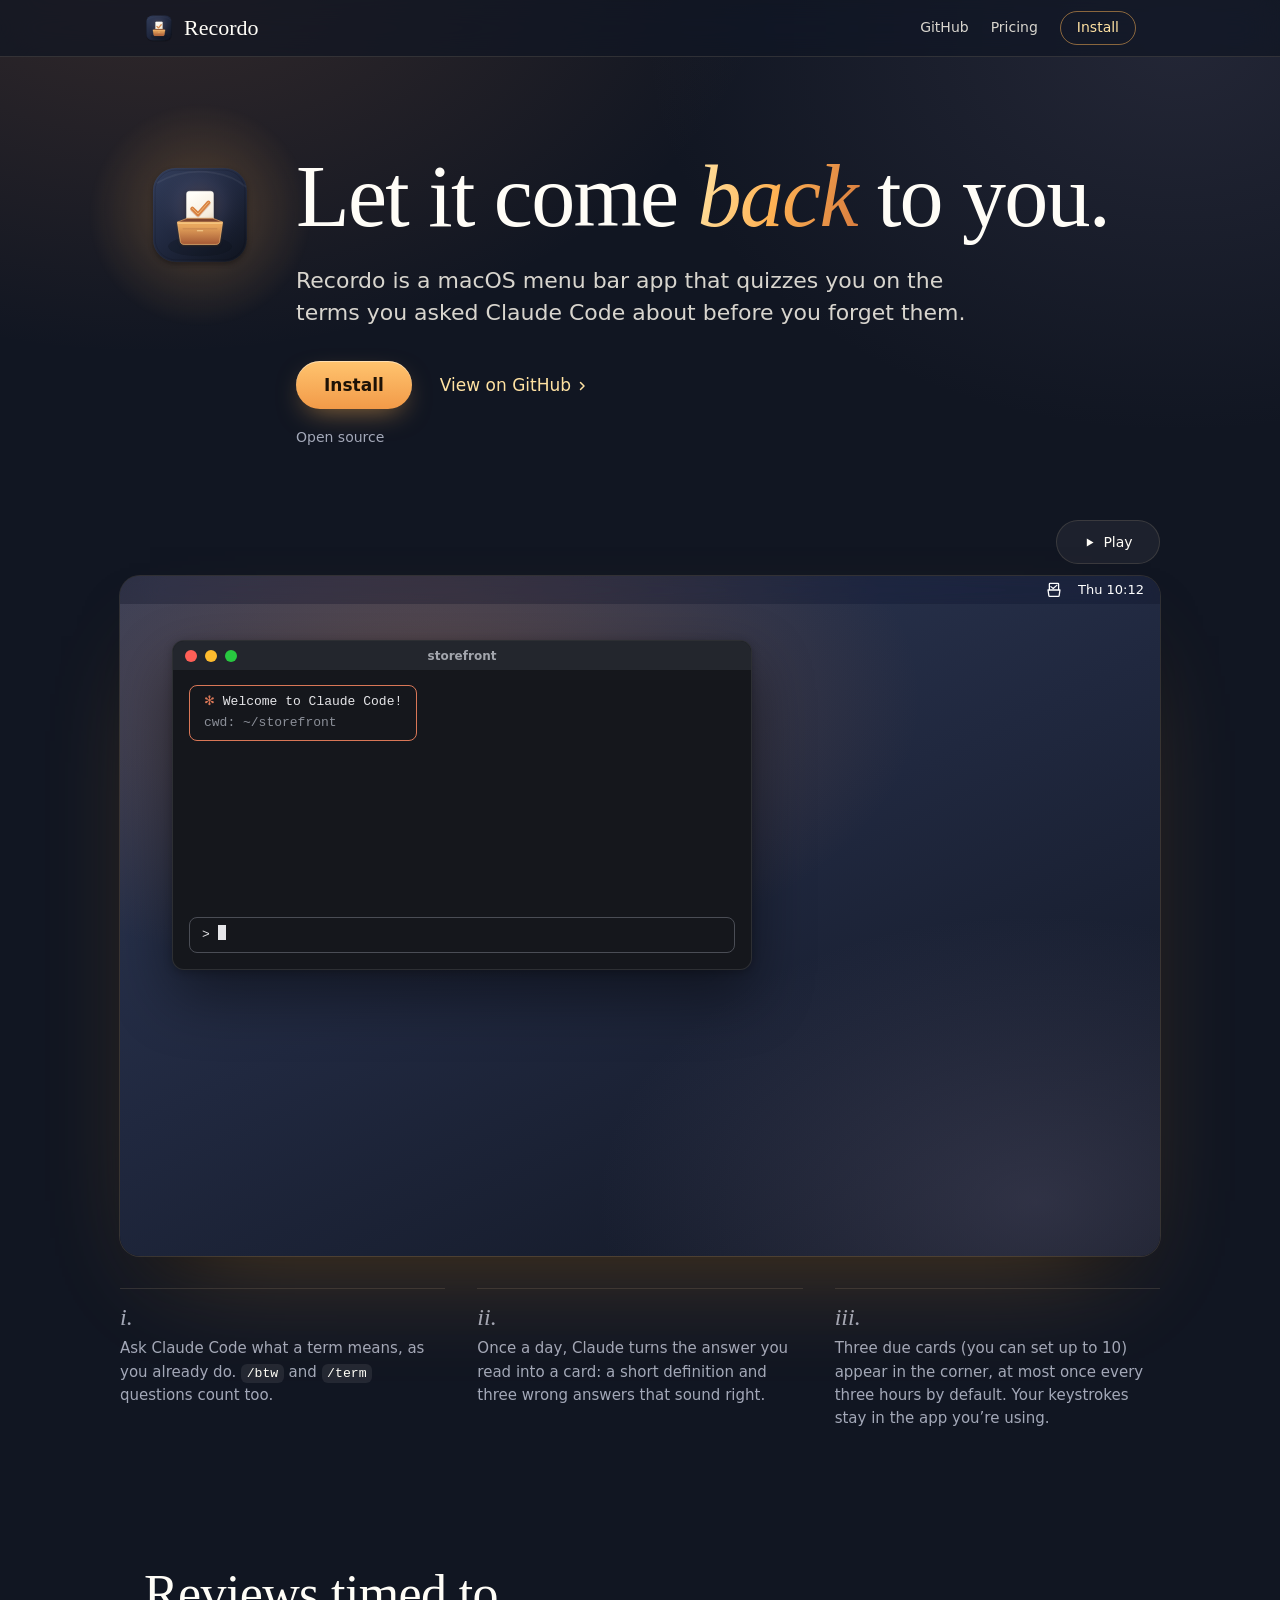
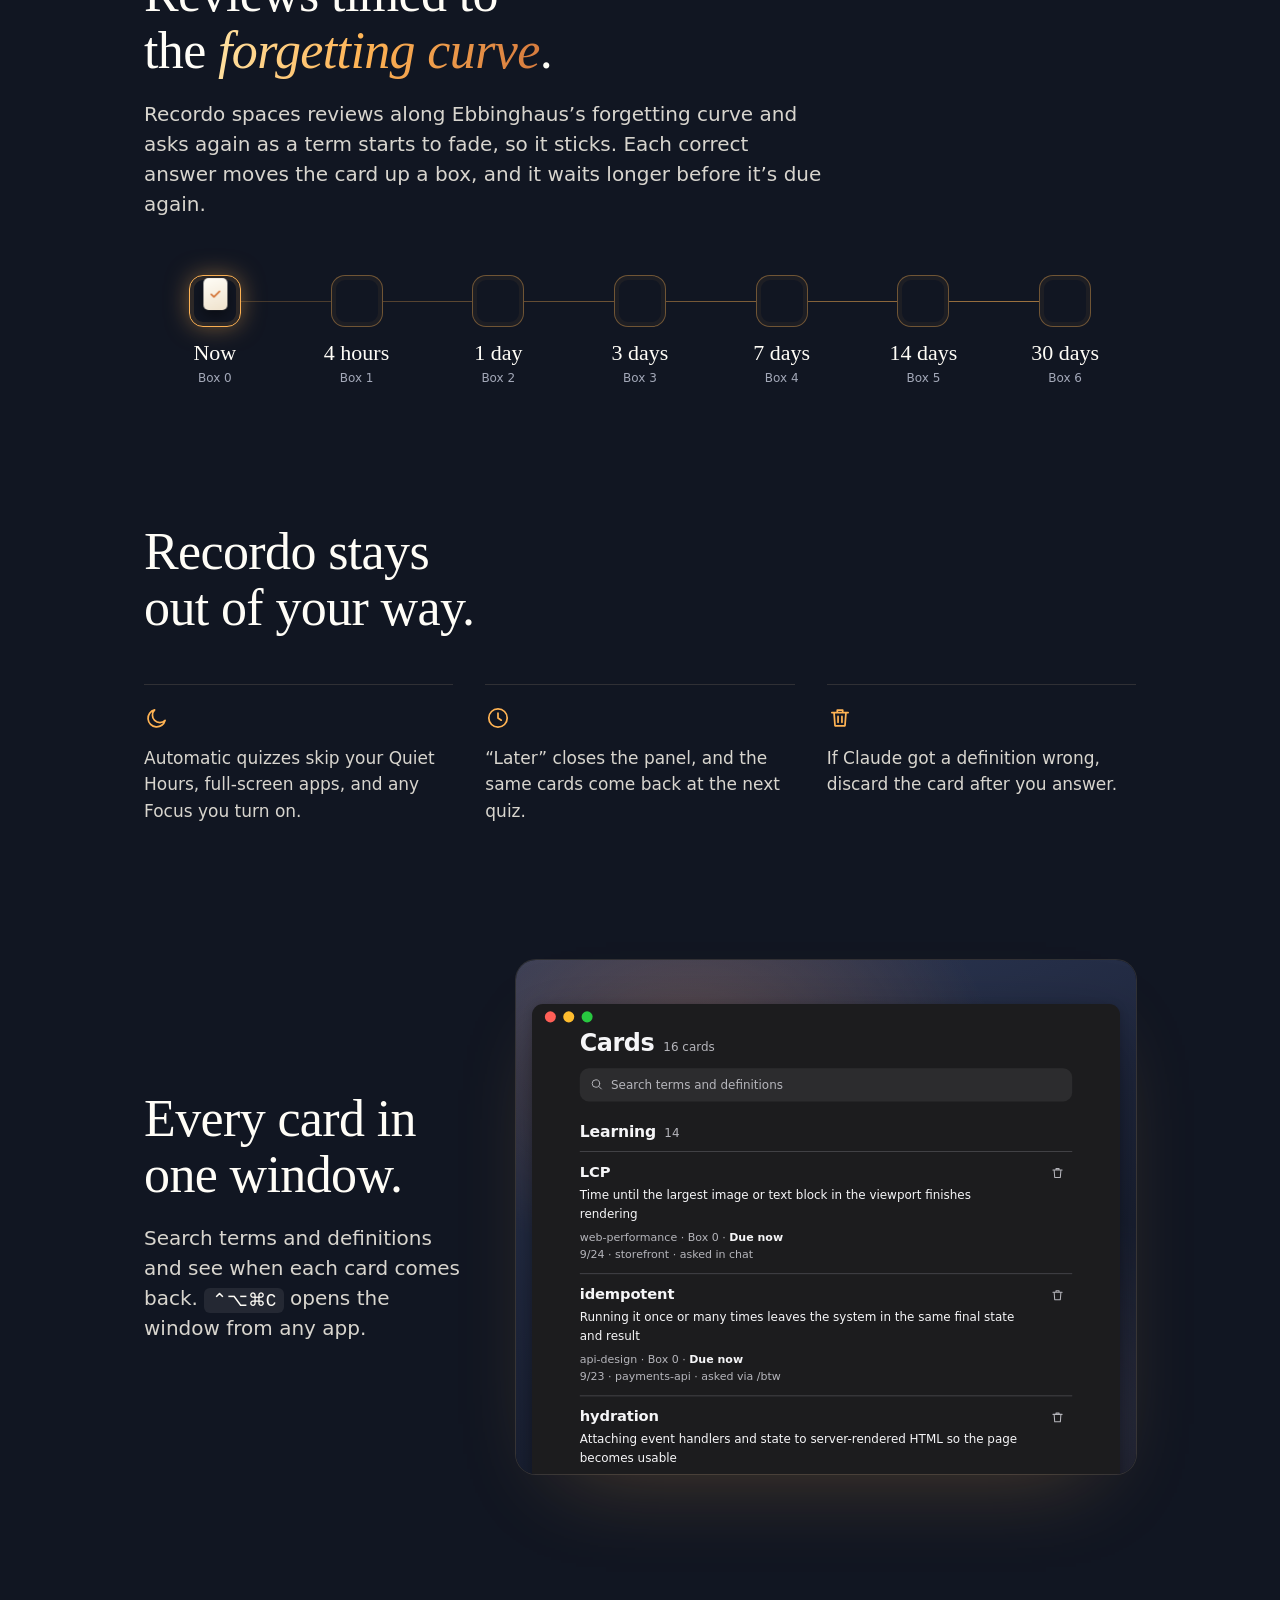
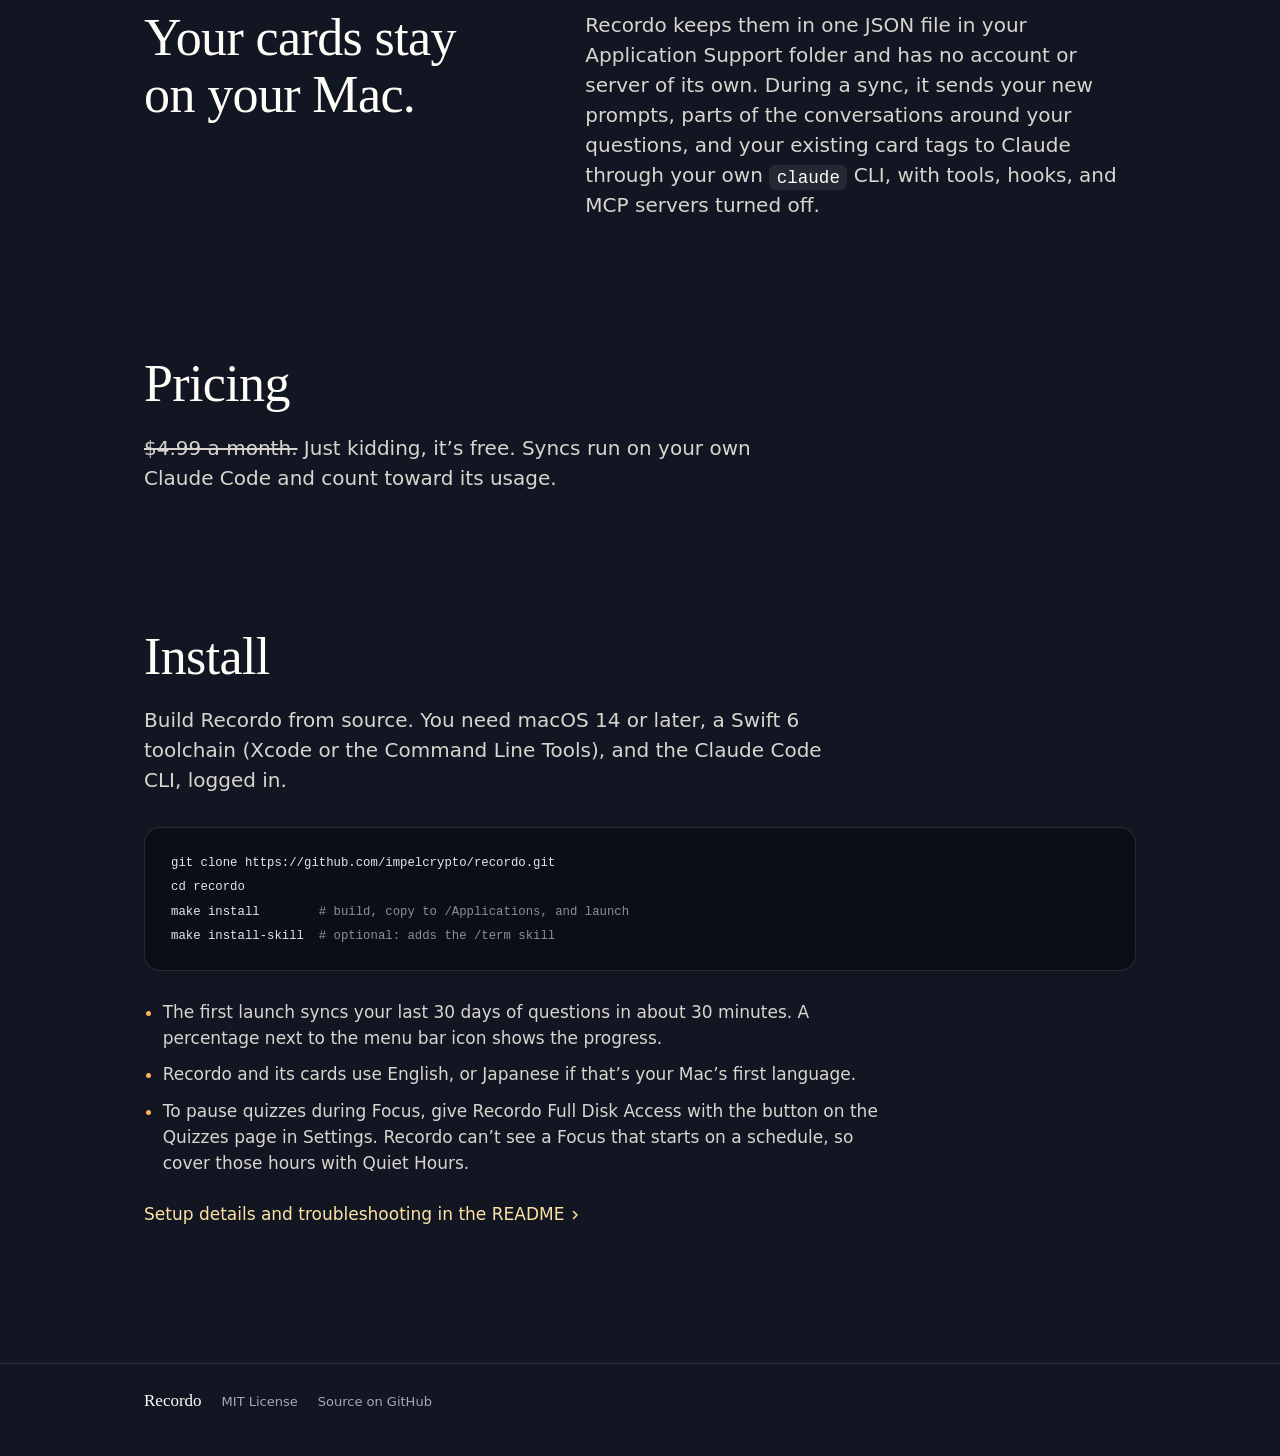
<file: docs/index.html>
<!doctype html>
<html lang="en">
<head>
<meta charset="utf-8">
<meta name="viewport" content="width=device-width, initial-scale=1">
<title>Recordo · Remember the terms you look up in Claude Code</title>
<meta name="description" content="Recordo is a macOS menu bar app that turns the terms you ask Claude Code about into four-choice quizzes, then asks you again as you start to forget.">
<meta name="color-scheme" content="dark">
<meta name="theme-color" content="#111622">
<meta property="og:type" content="website">
<meta property="og:title" content="Recordo">
<meta property="og:description" content="A macOS menu bar app that quizzes you on the terms you asked Claude Code about.">
<link rel="icon" href="icon.svg" type="image/svg+xml">
<script>document.documentElement.classList.add('js');</script>
<style>
/* Page colors come from icon.svg. The mockups use the dark values in Sources/RecordoKit/Theme.swift, so they match the app. */
:root {
  color-scheme: dark;
  --page: #111622; --edge: #303b58;
  --ink: #fffdf7; --copy: #d8d5ce; --dim: #a3a8b8;
  --brass: #ffb354; --copper: #d5793d; --pale: #ffe2a2;
  --hair: rgb(255 224 174 / .13);
  --window: #1c1c1e; --inset: #2c2c2e; --text: #f5f5f7; --secondary: #b5b5bb; --line: #454549;
  --action: #0071e3; --success: #79d794; --correct-face: #173c29;
  --serif: ui-serif, "New York", "Iowan Old Style", "Palatino Linotype", Palatino, Georgia, serif;
  --sans: -apple-system, BlinkMacSystemFont, system-ui, "Segoe UI", "Helvetica Neue", Arial, sans-serif;
  --mono: ui-monospace, "SF Mono", SFMono-Regular, Menlo, Consolas, monospace;
  --spring: cubic-bezier(.22, 1, .36, 1);
  --pop: cubic-bezier(.34, 1.56, .64, 1);
  /* The app icon's leather tile, used as the desktop wallpaper behind the mockups. */
  --wall: radial-gradient(70% 60% at 28% 18%, rgba(174, 112, 75, .38), transparent 70%),
          radial-gradient(60% 60% at 88% 92%, rgba(100, 96, 124, .35), transparent 70%),
          linear-gradient(155deg, #303b58, #20283f 48%, #111622);
}
@media (prefers-contrast: more) {
  :root { --copy: var(--ink); --dim: var(--ink); --secondary: var(--text); }
}
@media (prefers-reduced-motion: no-preference) {
  html { scroll-behavior: smooth; }
}

* { box-sizing: border-box; }
html { scroll-padding-top: 72px; background: var(--page); }
/* The icon's warm and violet light, once, behind the top of the page. */
body { margin: 0; background: radial-gradient(900px 620px at 12% -80px, rgb(174 112 75 / .24), transparent 70%) no-repeat, radial-gradient(760px 560px at 92% 40px, rgb(100 96 124 / .22), transparent 70%) no-repeat, var(--page); color: var(--copy); font: 17px/1.55 var(--sans); -webkit-font-smoothing: antialiased; }
h1, h2, h3, p, ol, ul, pre { margin: 0; }
h1, h2 { color: var(--ink); font-family: var(--serif); font-weight: 400; text-wrap: balance; }
h2 { max-width: 20ch; font-size: clamp(34px, 4.6vw, 52px); line-height: 1.08; letter-spacing: -.012em; }
h1 em, h2 em { color: var(--brass); font-style: italic; }
@supports ((-webkit-background-clip: text) or (background-clip: text)) {
  /* The padding keeps the italic's last stroke inside the clipped gradient; the margin gives the space back. */
  h1 em, h2 em { margin-right: -.08em; padding-right: .08em; background: linear-gradient(100deg, var(--pale), var(--brass) 45%, var(--copper)); -webkit-background-clip: text; background-clip: text; color: transparent; -webkit-box-decoration-break: clone; box-decoration-break: clone; }
}
a { color: var(--pale); text-decoration: none; }
a:hover { text-decoration: underline; text-underline-offset: 3px; }
:focus-visible { outline: 2px solid var(--brass); outline-offset: 3px; border-radius: 6px; }
::selection { background: rgb(255 179 84 / .32); color: var(--ink); }
code, kbd { font: .88em/1 var(--mono); }
:not(pre) > code, kbd { padding: .16em .42em; border-radius: 6px; background: rgb(255 253 247 / .08); color: var(--ink); white-space: nowrap; }
.wrap { max-width: 1040px; margin: 0 auto; padding: 0 24px; }
.more svg { width: 12px; height: 12px; margin-left: 5px; vertical-align: -1px; fill: none; stroke: currentColor; stroke-width: 1.5; stroke-linecap: round; stroke-linejoin: round; }
.more:hover { text-decoration: none; }
.more:hover span { text-decoration: underline; text-underline-offset: 3px; }

/* ---------- nav ---------- */
.nav { position: sticky; top: 0; z-index: 10; background: rgb(17 22 34 / .74); -webkit-backdrop-filter: blur(18px) saturate(160%); backdrop-filter: blur(18px) saturate(160%); border-bottom: 1px solid var(--hair); }
.nav-in { display: flex; align-items: center; justify-content: space-between; height: 56px; }
.brand { display: flex; align-items: center; gap: 10px; color: var(--ink); font: 400 22px/1 var(--serif); }
.brand:hover { text-decoration: none; }
.nav nav { display: flex; align-items: center; gap: 22px; font-size: 14px; }
.nav nav a { color: var(--copy); }
.nav nav a:hover { color: var(--ink); text-decoration: none; }
.nav nav .pill { display: inline-flex; align-items: center; min-height: 34px; padding: 0 16px; border: 1px solid rgb(255 179 84 / .5); border-radius: 999px; color: var(--pale); transition: background-color .2s ease; }
.nav nav .pill:hover { background: rgb(255 179 84 / .1); }

/* ---------- hero ---------- */
.hero { padding-top: 96px; }
.hero-in { display: grid; grid-template-columns: auto minmax(0, 1fr); gap: 40px; align-items: start; }
.sigil { position: relative; isolation: isolate; width: 112px; height: 112px; margin-top: 6px; }
.sigil img { display: block; width: 100%; height: 100%; }
.sigil::before { content: ""; position: absolute; inset: -50%; z-index: -1; background: radial-gradient(closest-side, rgb(255 179 84 / .24), transparent); }
/* A band of light crosses the icon's tile once, inset to the tile's edge in icon.svg. */
.glint { position: absolute; inset: 8%; overflow: hidden; border-radius: 24%; pointer-events: none; }
.glint::after { content: ""; position: absolute; top: -20%; bottom: -20%; left: 0; width: 45%; background: linear-gradient(90deg, transparent, rgb(255 236 200 / .42), transparent); mix-blend-mode: screen; transform: translateX(-130%) skewX(-16deg); }
h1 { font-size: clamp(46px, 7.4vw, 88px); line-height: 1; letter-spacing: -.02em; }
.lead { max-width: 32em; margin-top: 24px; font-size: clamp(19px, 2.1vw, 22px); line-height: 1.45; }
.cta { display: flex; flex-wrap: wrap; align-items: center; gap: 14px 28px; margin-top: 32px; }
.btn { display: inline-flex; align-items: center; min-height: 48px; padding: 0 28px; border-radius: 999px; background: linear-gradient(180deg, #ffc46f, #f29a48); color: #1d1206; font-weight: 600; box-shadow: 0 10px 28px -10px rgb(255 179 84 / .6), inset 0 1px 0 rgb(255 255 255 / .45); transition: transform .25s var(--spring), filter .15s ease; }
.btn:hover { text-decoration: none; filter: brightness(1.06); }
.btn:active { transform: scale(.97); filter: brightness(.94); transition-duration: 0s; }
.fine { margin-top: 18px; color: var(--dim); font-size: 14px; }
@media (prefers-reduced-motion: no-preference) {
  .sigil, .hero-text > * { animation: enter .9s var(--spring) both; }
  .hero-text > :nth-child(1) { animation-delay: .08s; }
  .hero-text > :nth-child(2) { animation-delay: .16s; }
  .hero-text > :nth-child(3) { animation-delay: .24s; }
  .hero-text > :nth-child(4) { animation-delay: .3s; }
  .glint::after { animation: glint 1.2s cubic-bezier(.45, 0, .25, 1) 1s both; }
}
@keyframes enter { from { opacity: 0; transform: translateY(12px); } }
@keyframes glint { to { transform: translateX(330%) skewX(-16deg); } }

/* ---------- demo: a desktop with Claude Code in a terminal and Recordo's quiz panel ---------- */
.demo-wrap { max-width: 1088px; margin: 72px auto 0; padding: 0 24px; }
.demo-bar { display: flex; justify-content: flex-end; margin-bottom: 12px; }
.demo-button { display: inline-flex; align-items: center; justify-content: center; gap: 7px; min-width: 104px; min-height: 44px; padding: 0 18px; border: 1px solid var(--hair); border-radius: 999px; background: rgb(255 253 247 / .05); color: var(--ink); font: 500 14px/1 var(--sans); cursor: pointer; transition: transform .25s var(--spring), background-color .15s ease; }
.demo-button:hover { background: rgb(255 253 247 / .09); }
.demo-button[hidden] { display: none; }
.demo-button svg { width: 13px; height: 13px; }
.demo-button:active { transform: scale(.97); background: rgb(255 253 247 / .12); transition-duration: 0s; }
.demo-button:not([data-state="ready"]) .i-play,
.demo-button:not([data-state="playing"]) .i-skip,
.demo-button:not([data-state="done"]) .i-replay { display: none; }
.demo { position: relative; height: 680px; overflow: hidden; isolation: isolate; border-radius: 20px; background: var(--wall); box-shadow: 0 0 0 1px var(--hair), 0 50px 110px -50px rgb(255 179 84 / .32), 0 30px 60px -30px rgb(0 0 0 / .7); font-family: var(--sans); }
.no-anim, .no-anim * { transition: none !important; animation: none !important; }

.menubar { position: absolute; inset: 0 0 auto; z-index: 3; display: flex; align-items: center; justify-content: flex-end; gap: 16px; height: 28px; padding: 0 16px; background: rgba(16, 20, 32, .32); -webkit-backdrop-filter: blur(20px) saturate(160%); backdrop-filter: blur(20px) saturate(160%); color: #fff; font-size: 13px; font-weight: 500; }
.mb-icon { width: 16px; height: 16px; fill: none; stroke: currentColor; stroke-width: 1.45; stroke-linecap: round; stroke-linejoin: round; }
.clock { display: inline-block; font-variant-numeric: tabular-nums; }

.lights { display: flex; gap: 8px; }
.lights i { width: 12px; height: 12px; border-radius: 50%; background: #ff5f57; }
.lights i:nth-child(2) { background: #febc2e; }
.lights i:nth-child(3) { background: #28c840; }

.term { position: absolute; left: 5%; top: 64px; display: flex; flex-direction: column; width: min(580px, calc(95% - 388px)); height: 330px; overflow: hidden; border: 1px solid rgba(255, 255, 255, .1); border-radius: 12px; background: #15171c; color: #e6e6e9; box-shadow: 0 26px 60px rgba(0, 0, 0, .45), 0 2px 8px rgba(0, 0, 0, .25); font: 13px/1.6 var(--mono); }
.term-bar { position: relative; flex: none; display: flex; align-items: center; height: 30px; padding: 0 12px; background: #23262d; border-bottom: 1px solid rgba(0, 0, 0, .4); }
.term-title { position: absolute; inset: 0; display: grid; place-items: center; color: #a3a6ad; font: 600 12px/1 var(--sans); }
.term-body { flex: 1; min-height: 0; display: flex; flex-direction: column; gap: 12px; padding: 14px 16px 16px; }
.welcome { align-self: flex-start; padding: 6px 14px; border: 1px solid #d97757; border-radius: 8px; }
.spark { color: #d97757; }
.dim { color: #8b8f98; }
.transcript { flex: 1; display: flex; flex-direction: column; gap: 10px; }
.t-user { color: #a3a6ad; }
/* "Thinking" and the reply share one slot, so swapping them doesn't move anything. */
.t-slot { display: grid; }
.t-slot > * { grid-area: 1 / 1; }
.t-think { color: #d97757; opacity: 0; }
.is-thinking .t-think { opacity: 1; }
.t-reply { display: flex; gap: 10px; }
.t-dot { flex: none; width: 7px; height: 7px; margin-top: .62em; border-radius: 50%; background: #e6e6e9; }
.t-user, .t-reply { opacity: 0; transform: translateY(4px); transition: opacity .25s ease, transform .35s var(--spring); }
.is-asked .t-user, .is-answered .t-reply { opacity: 1; transform: none; }
.prompt { flex: none; padding: 7px 12px; border: 1px solid #4a4d55; border-radius: 8px; }
.caret { display: inline-block; width: 8px; height: 1.15em; vertical-align: -.2em; background: #e6e6e9; animation: blink 1.1s steps(1) infinite; }
.demo-wrap[data-step="done"] .caret { animation: none; }
@keyframes blink { 50% { opacity: 0; } }

.fly { position: absolute; left: 0; top: 0; z-index: 4; padding: 9px 14px 8px; border-radius: 9px; background: linear-gradient(160deg, #fffdf7, #f1e5d2); color: #20283f; box-shadow: 0 10px 24px rgba(0, 0, 0, .35); font-size: 16px; font-weight: 600; line-height: 1.2; opacity: 0; pointer-events: none; }
.fly small { display: block; margin-top: 2px; color: #8a6f52; font-size: 10px; font-weight: 500; }
/* Brass motes trail the card, and a ring marks where it lands. */
.mote, .ring { position: absolute; left: 0; top: 0; z-index: 4; border-radius: 50%; opacity: 0; pointer-events: none; }
.mote { width: 6px; height: 6px; margin: -3px 0 0 -3px; background: var(--pale); box-shadow: 0 0 8px 2px rgb(255 179 84 / .7); }
.ring { width: 30px; height: 30px; margin: -15px 0 0 -15px; border: 1.5px solid var(--brass); }
.lapse { position: absolute; right: 24px; top: 44px; z-index: 4; padding: 6px 14px; border-radius: 999px; background: rgba(255, 255, 255, .16); -webkit-backdrop-filter: blur(16px); backdrop-filter: blur(16px); color: #fff; font-size: 13px; font-weight: 600; opacity: 0; transform: translateY(-6px); transition: opacity .3s ease, transform .4s var(--spring); }
.is-lapse .lapse { opacity: 1; transform: none; }
.cursor { position: absolute; left: 0; top: 0; z-index: 5; width: 22px; height: 22px; opacity: 0; filter: drop-shadow(0 1px 1.5px rgba(0, 0, 0, .35)); }

/* Quiz panel: sizes from QuizStyle.swift (340pt wide, 20pt gutter, 48pt options). */
.panel { position: absolute; right: 24px; bottom: 24px; z-index: 2; width: 340px; overflow: hidden; border: 1px solid color-mix(in srgb, var(--line) 70%, transparent); border-radius: 16px; background: color-mix(in srgb, var(--window) 84%, transparent); -webkit-backdrop-filter: blur(28px) saturate(180%); backdrop-filter: blur(28px) saturate(180%); box-shadow: 0 22px 56px rgba(0, 0, 0, .35), 0 2px 8px rgba(0, 0, 0, .18); color: var(--text); font-size: 14px; line-height: 1.45; opacity: 0; transform: translate(10px, 14px); transition: opacity .4s var(--spring), transform .4s var(--spring); }
/* QuizEnter in QuizStyle.swift: a spring with response 0.30 and damping 1, sampled over 0.4s. */
@supports (transition-timing-function: linear(0, 1)) {
  .panel { transition-timing-function: linear(0, .067 5%, .205 10%, .358 15%, .499 20%, .619 25%, .715 30%, .79 35%, .847 40%, .921 50%, .961 60%, .981 70%, .991 80%, 1); }
}
.is-quiz .panel { opacity: 1; transform: none; }
.p-head { display: flex; align-items: center; justify-content: space-between; padding: 16px 20px 8px; font-size: 13px; font-weight: 600; }
.p-close { width: 24px; height: 24px; margin: -4px -6px -4px 0; padding: 6px; fill: none; stroke: var(--secondary); stroke-width: 2.4; stroke-linecap: round; }
.p-body { padding: 0 20px 16px; }
.p-meta { color: var(--secondary); font-size: 11px; }
.p-term { margin: 4px 0 16px; font-size: 22px; font-weight: 600; line-height: 1.25; letter-spacing: -.3px; }
.options { display: grid; gap: 8px; }
.option { display: flex; align-items: flex-start; gap: 10px; min-height: 48px; padding: 12px; border: 1px solid var(--line); border-radius: 10px; background: var(--inset); opacity: 0; transform: translateY(4px); transition: opacity .2s ease, transform .3s var(--spring), background-color .2s ease, border-color .2s ease; }
.is-quiz .option { opacity: 1; transform: none; }
.is-quiz .option:nth-child(1) { transition-delay: .12s; }
.is-quiz .option:nth-child(2) { transition-delay: .15s; }
.is-quiz .option:nth-child(3) { transition-delay: .18s; }
.is-quiz .option:nth-child(4) { transition-delay: .21s; }
.option.is-pressed { transform: scale(.985); transition-duration: 0s; }
.key { flex: none; display: grid; place-items: center; width: 22px; height: 22px; border: 1px solid var(--line); border-radius: 6px; color: var(--secondary); font-size: 11px; font-weight: 600; }
.o-text { flex: 1; }
.mark { flex: none; width: 14px; height: 14px; margin-top: 3px; fill: none; stroke: var(--success); stroke-width: 3.2; stroke-linecap: round; stroke-linejoin: round; opacity: 0; transform: scale(.6); transition: opacity .3s ease, transform .3s var(--pop); }
.demo.is-picked .option { opacity: .6; transition-delay: 0s; }
.is-picked .option.correct { opacity: 1; border-color: var(--success); background: var(--correct-face); }
.is-picked .correct .mark { opacity: 1; transform: none; }
.quiet { display: inline-block; padding: 6px 10px; border-radius: 8px; color: var(--action); font-size: 13px; }
.idk { margin-top: 8px; }
.p-foot { padding: 12px 20px; border-top: 1px solid var(--line); background: var(--inset); }
.verdict { display: none; flex-wrap: wrap; align-items: baseline; gap: 2px 8px; margin-bottom: 8px; }
.v-title { display: inline-flex; align-items: center; gap: 3px; color: var(--success); font-weight: 600; }
.v-title svg { width: 12px; height: 12px; fill: none; stroke: currentColor; stroke-width: 3.4; stroke-linecap: round; stroke-linejoin: round; }
.v-source { color: var(--secondary); font-size: 11px; }
.p-actions { display: flex; align-items: center; justify-content: space-between; gap: 8px; }
.discard, .primary { display: none; }
.primary { align-items: center; gap: 6px; margin-left: auto; padding: 7px 14px; border-radius: 999px; background: var(--action); color: #fff; font-size: 13px; font-weight: 600; }
.space { padding: 1px 4px; border: 1px solid rgba(255, 255, 255, .7); border-radius: 4px; font-size: 11px; font-weight: 400; }
.is-picked .idk, .is-picked .later { display: none; }
.is-picked .verdict { display: flex; animation: rise .25s var(--spring) .06s both; }
.is-picked .discard { display: inline-block; animation: fade .2s ease both; }
.is-picked .primary { display: inline-flex; animation: fade .2s ease both; }
@keyframes rise { from { opacity: 0; transform: translateY(6px); } }
@keyframes fade { from { opacity: 0; } }

/* The three steps light up in turn as the demo plays. */
.steps { display: grid; grid-template-columns: repeat(3, 1fr); gap: 32px; margin-top: 32px; padding: 0; list-style: none; counter-reset: step; font-size: 15px; line-height: 1.55; }
.steps li { padding-top: 16px; border-top: 1px solid var(--hair); color: var(--dim); transition: color .3s ease, border-color .3s ease; }
.steps li::before { counter-increment: step; content: counter(step, lower-roman) "."; display: block; margin-bottom: 8px; color: var(--dim); font: italic 400 24px/1 var(--serif); transition: color .3s ease; }
.demo-wrap[data-step="done"] .steps li { color: var(--copy); }
.demo-wrap[data-step="done"] .steps li::before { color: var(--brass); }
.demo-wrap[data-step="1"] .steps li:nth-child(1),
.demo-wrap[data-step="2"] .steps li:nth-child(2),
.demo-wrap[data-step="3"] .steps li:nth-child(3) { border-top-color: var(--brass); color: var(--ink); }
.demo-wrap[data-step="1"] .steps li:nth-child(1)::before,
.demo-wrap[data-step="2"] .steps li:nth-child(2)::before,
.demo-wrap[data-step="3"] .steps li:nth-child(3)::before { color: var(--brass); }

/* ---------- sections ---------- */
.band { padding: 136px 0 0; }
.intro { max-width: 34em; margin-top: 20px; font-size: 20px; line-height: 1.5; }
.js .reveal { opacity: 0; transform: translateY(18px); transition: opacity .7s ease, transform .9s var(--spring); }
.js .reveal.is-in { opacity: 1; transform: none; }

/* Leitner track: Box 0 is due now, then each right answer waits longer. */
.track { position: relative; margin-top: 56px; }
.track ol { position: relative; display: grid; grid-template-columns: repeat(7, 1fr); padding: 0; list-style: none; }
.track ol::before { content: ""; position: absolute; left: calc(100% / 14); right: calc(100% / 14); top: 26px; height: 1px; background: linear-gradient(90deg, rgb(255 179 84 / .2), rgb(255 179 84 / .6)); }
.track li { display: flex; flex-direction: column; align-items: center; gap: 14px; text-align: center; }
.node { position: relative; flex: none; width: 52px; height: 52px; border: 1px solid rgb(255 179 84 / .4); border-radius: 14px; background: var(--page); box-shadow: inset 0 0 0 4px rgb(255 179 84 / .05); transition: border-color .3s ease, box-shadow .4s ease; }
.node.is-lit { border-color: var(--brass); box-shadow: 0 0 24px -2px rgb(255 179 84 / .5), inset 0 0 0 4px rgb(255 179 84 / .12); }
.track b { display: block; color: var(--ink); font: 400 22px/1.1 var(--serif); }
.track small { display: block; margin-top: 4px; color: var(--dim); font-size: 12px; }
.token { position: absolute; left: 0; top: 0; z-index: 1; display: grid; place-items: center; width: 24px; height: 32px; border-radius: 5px; background: linear-gradient(160deg, #fffdf7, #efe2cc); box-shadow: 0 6px 14px rgb(0 0 0 / .45); pointer-events: none; transition: box-shadow .2s ease; }
.token[hidden] { display: none; }
.token svg { width: 14px; height: 14px; fill: none; stroke: var(--copper); stroke-width: 3; stroke-linecap: round; stroke-linejoin: round; }
.token .x { display: none; stroke: #c2412d; }
.token.is-miss { box-shadow: 0 0 0 2px #ff746d, 0 6px 14px rgb(0 0 0 / .45); }
.token.is-miss .x { display: block; }
.token.is-miss .check { display: none; }
/* After the climb the card rests in the last box, so a resize can't strand it. */
.token.parked { left: 50%; top: 50%; translate: -50% -50%; }

.manners { display: grid; grid-template-columns: repeat(3, 1fr); gap: 32px; margin-top: 48px; padding: 0; list-style: none; }
.manners li { padding-top: 20px; border-top: 1px solid var(--hair); }
.manners svg { display: block; width: 26px; height: 26px; margin-bottom: 14px; fill: none; stroke: var(--brass); stroke-width: 1.6; stroke-linecap: round; stroke-linejoin: round; }

.split { display: grid; grid-template-columns: minmax(0, 1fr) minmax(0, 620px); gap: 48px; align-items: center; }
/* Cards window mockup, from design/sessions/cards. It keeps its real 640px layout and scales to fit. */
.frame { position: relative; height: calc(560px * var(--k, 1)); overflow: hidden; border-radius: 20px; background: var(--wall); box-shadow: 0 0 0 1px var(--hair), 0 40px 90px -45px rgb(255 179 84 / .28); }
.cards-win { position: absolute; top: calc(48px * var(--k, 1)); left: 50%; width: 640px; height: 620px; transform: translateX(-50%) scale(var(--k, 1)); transform-origin: top center; border-radius: 12px; background: var(--window); color: var(--text); box-shadow: 0 28px 70px rgba(0, 0, 0, .4), 0 2px 10px rgba(0, 0, 0, .2); }
.cards-bar { display: flex; align-items: center; height: 28px; padding: 0 14px; }
.cards-col { max-width: 600px; margin: 0 auto; padding: 0 32px; }
.cards-title { display: flex; align-items: baseline; gap: 10px; }
.cards-title strong { font-size: 26px; line-height: 1.15; font-weight: 700; letter-spacing: -.02em; }
.cards-title span, .sec-head span { color: var(--secondary); font-size: 13px; }
.search { display: flex; align-items: center; gap: 8px; min-height: 36px; margin-top: 12px; padding: 4px 11px; border-radius: 10px; background: var(--inset); color: var(--secondary); font-size: 13px; }
.search svg, .trash { width: 15px; height: 15px; fill: none; stroke: currentColor; stroke-width: 1.7; stroke-linecap: round; stroke-linejoin: round; }
.sec-head { display: flex; align-items: baseline; gap: 9px; margin-top: 20px; padding-bottom: 8px; border-bottom: 1px solid var(--line); }
.sec-head strong { font-size: 17px; font-weight: 650; letter-spacing: -.01em; }
.row { display: grid; grid-template-columns: minmax(0, 1fr) auto; gap: 12px; padding: 12px 0; border-bottom: 1px solid var(--line); font-size: 15px; line-height: 1.45; }
.row b { font-size: 16px; line-height: 1.3; font-weight: 600; letter-spacing: -.01em; }
.row p { margin-top: 3px; font-size: 13px; line-height: 1.6; }
.row small { display: block; margin-top: 6px; color: var(--secondary); font-size: 12px; line-height: 1.45; }
.row small + small { margin-top: 1px; }
.row em { color: var(--text); font-style: normal; font-weight: 600; }
.trash { width: 16px; height: 16px; margin: 3px 8px 0; color: var(--secondary); }

.pair { display: grid; grid-template-columns: 5fr 7fr; gap: 48px; align-items: start; }
.pair p { font-size: 20px; line-height: 1.5; }

/* ---------- install ---------- */
pre { margin-top: 32px; padding: 22px 26px; overflow-x: auto; border: 1px solid var(--hair); border-radius: 16px; background: #0b0e17; color: #e6e6e9; font: 14px/1.75 var(--mono); }
pre .c { color: #8b8f98; }
.notes { max-width: 44em; margin-top: 28px; padding-left: 1.1em; }
.notes li::marker { color: var(--brass); }
.notes li + li { margin-top: 10px; }
.readme { margin-top: 24px; }

.foot { margin-top: 136px; padding: 28px 0 44px; border-top: 1px solid var(--hair); color: var(--dim); font-size: 13px; }
.foot p { display: flex; flex-wrap: wrap; align-items: baseline; gap: 6px 20px; }
.foot .brand-name { color: var(--ink); font: 400 17px/1 var(--serif); }
.foot a { color: var(--dim); }
.foot a:hover { color: var(--ink); }

/* ---------- small screens ---------- */
@media (max-width: 1023px) {
  /* The terminal and the 340px panel can't sit side by side, so they overlap like windows do. */
  /* minmax(0, 1fr) lets the 340px panel shrink on screens narrower than it. */
  .demo { display: grid; grid-template-columns: minmax(0, 1fr); height: auto; min-height: 700px; padding: 48px 24px 24px; }
  .term, .panel { grid-area: 1 / 1; }
  .term { position: relative; left: auto; top: auto; align-self: start; width: min(100%, 560px); height: auto; min-height: 300px; }
  .panel { position: relative; right: auto; bottom: auto; align-self: end; justify-self: end; max-width: 100%; }
  .lapse { right: 16px; top: 38px; }
  .split { grid-template-columns: 1fr; gap: 40px; }
}
@media (max-width: 760px) {
  .wrap { padding: 0 16px; }
  .hero { padding-top: 56px; }
  .hero-in { grid-template-columns: 1fr; gap: 24px; }
  .sigil { width: 80px; height: 80px; margin-top: 0; }
  .band { padding-top: 96px; }
  /* 12px gutters leave room for the panel's real 340px width on a 390px screen. */
  .demo-wrap { margin-top: 48px; padding: 0 12px; }
  /* Tall enough that the question in the terminal stays visible above the panel. */
  .demo { min-height: 790px; padding: 44px 12px 12px; border-radius: 16px; }
  .term { width: 100%; font-size: 12px; }
  .lapse { right: 12px; }
  .steps, .manners { grid-template-columns: 1fr; gap: 20px; }
  .steps { padding: 0 4px; }
  .pair { grid-template-columns: 1fr; gap: 20px; }
  .intro, .pair p { font-size: 18px; }
  .frame { border-radius: 16px; }
  .foot { margin-top: 96px; }
}
/* On a phone the seven boxes stack, and the line runs down their left edge. */
@media (max-width: 640px) {
  .track { margin-top: 40px; }
  .track ol { grid-template-columns: 1fr; gap: 14px; }
  .track ol::before { left: 26px; right: auto; top: 26px; bottom: 26px; width: 1px; height: auto; background: linear-gradient(180deg, rgb(255 179 84 / .2), rgb(255 179 84 / .6)); }
  .track li { flex-direction: row; gap: 18px; text-align: left; }
  .track b, .track small { display: inline; margin: 0; }
  .track small { margin-left: 8px; }
}
@media (max-width: 480px) {
  .nav nav a:first-child { display: none; }
}
/* Under 360px the panel wraps into more lines, so the demo grows to keep the question in view. */
@media (max-width: 359px) {
  .demo { min-height: 960px; }
}
@media (prefers-reduced-motion: reduce) {
  .t-user, .t-reply, .panel, .option, .mark, .lapse { transform: none !important; }
  .panel { transition: opacity .22s ease-out; }
  .is-picked .verdict { animation-name: fade; }
  .caret { animation: none; }
  .btn:active, .demo-button:active { transform: none; }
  .js .reveal { opacity: 1; transform: none; transition: none; }
}
@media (prefers-reduced-transparency: reduce) {
  .nav { background: var(--page); -webkit-backdrop-filter: none; backdrop-filter: none; }
  .menubar { background: #1a2030; -webkit-backdrop-filter: none; backdrop-filter: none; }
  .panel { background: var(--window); -webkit-backdrop-filter: none; backdrop-filter: none; }
  .lapse { background: #30394e; -webkit-backdrop-filter: none; backdrop-filter: none; }
}
</style>
</head>
<body>
<header class="nav">
  <div class="wrap nav-in">
    <a class="brand" href="#top"><img src="icon.svg" alt="" width="30" height="30">Recordo</a>
    <nav aria-label="Page">
      <a href="https://github.com/impelcrypto/recordo">GitHub</a>
      <a href="#pricing">Pricing</a>
      <a class="pill" href="#install">Install</a>
    </nav>
  </div>
</header>

<main id="top">
  <section class="hero">
    <div class="wrap hero-in">
      <div class="sigil"><img src="icon.svg" alt="" width="112" height="112"><span class="glint"></span></div>
      <div class="hero-text">
        <h1>Let it come <em>back</em> to you.</h1>
        <p class="lead">Recordo is a macOS menu bar app that quizzes you on the terms you asked Claude Code about before you forget them.</p>
        <div class="cta">
          <a class="btn" href="#install">Install</a>
          <a class="more" href="https://github.com/impelcrypto/recordo"><span>View on GitHub</span><svg viewBox="0 0 12 12" aria-hidden="true"><path d="M4.5 2.5L8 6l-3.5 3.5"/></svg></a>
        </div>
        <p class="fine">Open source</p>
      </div>
    </div>
  </section>

  <!-- The markup holds the finished state, so the demo still reads without JavaScript. -->
  <div class="demo-wrap" data-step="done">
    <div class="demo-bar">
      <button class="demo-button" type="button" data-state="ready" hidden>
        <svg class="i-play" viewBox="0 0 24 24" aria-hidden="true"><path d="M7 4.5v15l12.5-7.5z" fill="currentColor"/></svg>
        <svg class="i-skip" viewBox="0 0 24 24" aria-hidden="true"><path d="M5 5v14l10.5-7zM16.5 5h2.5v14h-2.5z" fill="currentColor"/></svg>
        <svg class="i-replay" viewBox="0 0 24 24" aria-hidden="true"><path d="M4.5 12a7.5 7.5 0 1 0 2.4-5.5M4.5 3.5V8H9" fill="none" stroke="currentColor" stroke-width="2.2" stroke-linecap="round" stroke-linejoin="round"/></svg>
        <span class="demo-label">Play</span>
      </button>
    </div>
    <div class="demo is-asked is-answered is-quiz is-picked" role="img" aria-label="Demo: in a terminal, someone asks Claude Code “what is LCP?” and Claude explains it. At Recordo’s daily sync, the answer becomes a card and drops into Recordo in the menu bar. The next day, a Recordo panel in the bottom-right corner asks what LCP means with four choices, and they pick the right one.">
      <div class="menubar">
        <svg class="mb-icon" viewBox="0 0 18 18" aria-hidden="true"><path d="M3.8 8.5V2.35C3.8 1.9 4.15 1.55 4.6 1.55H13.4C13.85 1.55 14.2 1.9 14.2 2.35V8.5"/><path d="M5.5 5.2L8.1 7.3L12.4 3.5" stroke-width="1.3"/><path d="M2.3 9H15.7L14.8 15.25C14.73 15.78 14.36 16.1 13.8 16.1H4.2C3.64 16.1 3.27 15.78 3.2 15.25L2.3 9Z"/></svg>
        <span class="clock">Fri 15:40</span>
      </div>

      <div class="term">
        <div class="term-bar"><span class="lights"><i></i><i></i><i></i></span><span class="term-title">storefront</span></div>
        <div class="term-body">
          <div class="welcome"><span class="spark">✻</span> Welcome to Claude Code!<br><span class="dim">cwd: ~/storefront</span></div>
          <div class="transcript">
            <p class="t-user">&gt; what is LCP?</p>
            <div class="t-slot">
              <p class="t-think">✻ Thinking…</p>
              <p class="t-reply"><span class="t-dot"></span><span>LCP (Largest Contentful Paint) is the time until the largest image or text block in the viewport renders. It’s one of the Core Web Vitals, and under 2.5 seconds counts as good.</span></p>
            </div>
          </div>
          <div class="prompt">&gt; <span class="typed"></span><span class="caret"></span></div>
        </div>
      </div>

      <div class="fly">LCP<small>web-performance</small></div>
      <i class="ring"></i>
      <div class="lapse">The next day</div>

      <div class="panel">
        <div class="p-head"><span>Review 1/1</span><svg class="p-close" viewBox="0 0 24 24"><path d="M7 7l10 10M17 7L7 17"/></svg></div>
        <div class="p-body">
          <p class="p-meta">web-performance · Box 0</p>
          <p class="p-term">LCP</p>
          <div class="options">
            <div class="option"><span class="key">A</span><span class="o-text">Time from the request being sent until the first byte of the HTML response arrives</span></div>
            <div class="option correct"><span class="key">B</span><span class="o-text">Time until the largest image or text block in the viewport finishes rendering</span><svg class="mark" viewBox="0 0 24 24"><path d="M5 12.5l4.5 4.5L19 7.5"/></svg></div>
            <div class="option"><span class="key">C</span><span class="o-text">Total amount of unexpected layout movement of visible elements during page load</span></div>
            <div class="option"><span class="key">D</span><span class="o-text">Time between a user’s first click and the moment the browser responds to that input</span></div>
          </div>
          <span class="quiet idk">I don’t know</span>
        </div>
        <div class="p-foot">
          <p class="verdict"><span class="v-title"><svg viewBox="0 0 24 24"><path d="M5 12.5l4.5 4.5L19 7.5"/></svg>Correct</span><span class="v-source">9/24 · storefront · asked in chat</span></p>
          <div class="p-actions">
            <span class="quiet later">Later</span>
            <span class="quiet discard">Discard This Card</span>
            <span class="primary">Close <span class="space">␣</span></span>
          </div>
        </div>
      </div>

      <svg class="cursor" viewBox="0 0 24 24"><path d="M5 3v15.2l4.1-3.9 2.6 5.9 2.7-1.2-2.6-5.8h5.6z" fill="#000" stroke="#fff" stroke-width="1.4" stroke-linejoin="round"/></svg>
    </div>

    <ol class="steps">
      <li>Ask Claude Code what a term means, as you already do. <code>/btw</code> and <code>/term</code> questions count too.</li>
      <li>Once a day, Claude turns the answer you read into a card: a short definition and three wrong answers that sound right.</li>
      <li>Three due cards (you can set up to 10) appear in the corner, at most once every three hours by default. Your keystrokes stay in the app you’re using.</li>
    </ol>
  </div>

  <section class="band">
    <div class="wrap reveal">
      <h2>Reviews timed to the <em>forgetting curve</em>.</h2>
      <p class="intro">Recordo spaces reviews along Ebbinghaus’s forgetting curve and asks again as a term starts to fade, so it sticks. Each correct answer moves the card up a box, and it waits longer before it’s due again.</p>
      <div class="track">
        <ol aria-label="Wait before the next quiz, by box">
          <li><span class="node"></span><span><b>Now</b><small>Box 0</small></span></li>
          <li><span class="node"></span><span><b>4 hours</b><small>Box 1</small></span></li>
          <li><span class="node"></span><span><b>1 day</b><small>Box 2</small></span></li>
          <li><span class="node"></span><span><b>3 days</b><small>Box 3</small></span></li>
          <li><span class="node"></span><span><b>7 days</b><small>Box 4</small></span></li>
          <li><span class="node"></span><span><b>14 days</b><small>Box 5</small></span></li>
          <li><span class="node"></span><span><b>30 days</b><small>Box 6</small></span></li>
        </ol>
        <span class="token" aria-hidden="true" hidden><svg class="check" viewBox="0 0 24 24"><path d="M5 12.5l4.5 4.5L19 7.5"/></svg><svg class="x" viewBox="0 0 24 24"><path d="M7 7l10 10M17 7L7 17"/></svg></span>
      </div>
    </div>
  </section>

  <section class="band">
    <div class="wrap reveal">
      <h2>Recordo stays out of your way.</h2>
      <ul class="manners">
        <li><svg viewBox="0 0 24 24" aria-hidden="true"><path d="M19.5 14.2A8 8 0 1 1 9.8 4.5a6.4 6.4 0 0 0 9.7 9.7z"/></svg>Automatic quizzes skip your Quiet Hours, full-screen apps, and any Focus you turn on.</li>
        <li><svg viewBox="0 0 24 24" aria-hidden="true"><circle cx="12" cy="12" r="8.5"/><path d="M12 7.5V12l3 2"/></svg>“Later” closes the panel, and the same cards come back at the next quiz.</li>
        <li><svg viewBox="0 0 24 24" aria-hidden="true"><path d="M4.5 7h15M9.5 7V4.8h5V7M6.5 7l.9 12.2h9.2L17.5 7M10.2 10.5v5.5M13.8 10.5v5.5"/></svg>If Claude got a definition wrong, discard the card after you answer.</li>
      </ul>
    </div>
  </section>

  <section class="band">
    <div class="wrap split reveal">
      <div>
        <h2>Every card in one window.</h2>
        <p class="intro">Search terms and definitions and see when each card comes back. <kbd>⌃⌥⌘C</kbd> opens the window from any app.</p>
      </div>
      <div class="frame" role="img" aria-label="The Recordo Cards window. It shows 16 cards, 14 of them under Learning, such as LCP, idempotent, and hydration, each with its definition, box, next review time, and where you asked about it.">
        <div class="cards-win">
          <div class="cards-bar"><span class="lights"><i></i><i></i><i></i></span></div>
          <div class="cards-col">
            <div class="cards-title"><strong>Cards</strong><span>16 cards</span></div>
            <div class="search"><svg viewBox="0 0 24 24"><circle cx="10.5" cy="10.5" r="6.5"/><path d="M15.5 15.5L20 20"/></svg>Search terms and definitions</div>
            <div class="sec-head"><strong>Learning</strong><span>14</span></div>
            <div class="row"><div><b>LCP</b><p>Time until the largest image or text block in the viewport finishes rendering</p><small>web-performance · Box 0 · <em>Due now</em></small><small>9/24 · storefront · asked in chat</small></div><svg class="trash" viewBox="0 0 24 24"><path d="M4.5 7h15M9.5 7V4.8h5V7M6.5 7l.9 12.2h9.2L17.5 7"/></svg></div>
            <div class="row"><div><b>idempotent</b><p>Running it once or many times leaves the system in the same final state and result</p><small>api-design · Box 0 · <em>Due now</em></small><small>9/23 · payments-api · asked via /btw</small></div><svg class="trash" viewBox="0 0 24 24"><path d="M4.5 7h15M9.5 7V4.8h5V7M6.5 7l.9 12.2h9.2L17.5 7"/></svg></div>
            <div class="row"><div><b>hydration</b><p>Attaching event handlers and state to server-rendered HTML so the page becomes usable</p><small>react · Box 1 · Next: today at 18:10</small><small>9/23 · storefront · asked in chat</small></div><svg class="trash" viewBox="0 0 24 24"><path d="M4.5 7h15M9.5 7V4.8h5V7M6.5 7l.9 12.2h9.2L17.5 7"/></svg></div>
            <div class="row"><div><b>CORS preflight</b><p>An OPTIONS request the browser sends first to ask if a cross-origin request is allowed</p><small>browser-security · Box 2 · <em>Due now</em></small><small>9/21 · storefront · asked via /term</small></div><svg class="trash" viewBox="0 0 24 24"><path d="M4.5 7h15M9.5 7V4.8h5V7M6.5 7l.9 12.2h9.2L17.5 7"/></svg></div>
            <div class="row"><div><b>backpressure</b><p>A slow consumer signaling a fast producer to slow down so buffers don’t grow unbounded</p><small>streams · Box 2 · Next: tomorrow at 11:05</small><small>9/19 · sync-service · asked in chat</small></div><svg class="trash" viewBox="0 0 24 24"><path d="M4.5 7h15M9.5 7V4.8h5V7M6.5 7l.9 12.2h9.2L17.5 7"/></svg></div>
          </div>
        </div>
      </div>
    </div>
  </section>

  <section class="band">
    <div class="wrap pair reveal">
      <h2>Your cards stay on your Mac.</h2>
      <p>Recordo keeps them in one JSON file in your Application Support folder and has no account or server of its own. During a sync, it sends your new prompts, parts of the conversations around your questions, and your existing card tags to Claude through your own <code>claude</code> CLI, with tools, hooks, and MCP servers turned off.</p>
    </div>
  </section>

  <section class="band" id="pricing">
    <div class="wrap reveal">
      <h2>Pricing</h2>
      <p class="intro"><s>$4.99 a month.</s> Just kidding, it’s free. Syncs run on your own Claude Code and count toward its usage.</p>
    </div>
  </section>

  <section class="band" id="install">
    <div class="wrap reveal">
      <h2>Install</h2>
      <p class="intro">Build Recordo from source. You need macOS 14 or later, a Swift 6 toolchain (Xcode or the Command Line Tools), and the Claude Code CLI, logged in.</p>
<pre><code>git clone https://github.com/impelcrypto/recordo.git
cd recordo
make install        <span class="c"># build, copy to /Applications, and launch</span>
make install-skill  <span class="c"># optional: adds the /term skill</span></code></pre>
      <ul class="notes">
        <li>The first launch syncs your last 30 days of questions in about 30 minutes. A percentage next to the menu bar icon shows the progress.</li>
        <li>Recordo and its cards use English, or Japanese if that’s your Mac’s first language.</li>
        <li>To pause quizzes during Focus, give Recordo Full Disk Access with the button on the Quizzes page in Settings. Recordo can’t see a Focus that starts on a schedule, so cover those hours with Quiet Hours.</li>
      </ul>
      <p class="readme"><a class="more" href="https://github.com/impelcrypto/recordo#readme"><span>Setup details and troubleshooting in the README</span><svg viewBox="0 0 12 12" aria-hidden="true"><path d="M4.5 2.5L8 6l-3.5 3.5"/></svg></a></p>
    </div>
  </section>
</main>

<footer class="foot">
  <div class="wrap">
    <p><span class="brand-name">Recordo</span><a href="https://github.com/impelcrypto/recordo/blob/master/LICENSE">MIT License</a><a href="https://github.com/impelcrypto/recordo">Source on GitHub</a></p>
  </div>
</footer>

<script>
(() => {
  const wrap = document.querySelector('.demo-wrap');
  const demo = wrap.querySelector('.demo');
  const button = wrap.querySelector('.demo-button');
  const label = button.querySelector('.demo-label');
  const $ = (selector) => demo.querySelector(selector);
  const typed = $('.typed'), clock = $('.clock'), icon = $('.mb-icon'), reply = $('.t-reply');
  const fly = $('.fly'), ring = $('.ring'), cursor = $('.cursor'), correct = $('.option.correct');
  const reduced = matchMedia('(prefers-reduced-motion: reduce)');
  const SPRING = 'cubic-bezier(.22, 1, .36, 1)';
  const STAGES = ['asked', 'answered', 'quiz', 'picked'];
  const LABELS = { ready: 'Play', playing: 'Skip', done: 'Replay' };
  const running = [];
  const timers = new Set();
  let run = 0, playing = false, paused = false, onscreen = false, autoplayed = false;

  // Each play() takes a new run id; an older run stops at its next step.
  const check = (id) => { if (id !== run) throw 0; };
  // Waits stop counting while the demo is paused, so it picks up where the viewer left it.
  const wait = (ms, id) => new Promise((resolve) => {
    const timer = { left: ms };
    timer.start = () => {
      timer.at = performance.now();
      timer.handle = setTimeout(() => { timers.delete(timer); resolve(); }, timer.left);
    };
    timer.stop = () => { clearTimeout(timer.handle); timer.left -= performance.now() - timer.at; };
    timers.add(timer);
    if (!paused) timer.start();
  }).then(() => check(id));
  const animate = (el, keyframes, options) => {
    const animation = el.animate(keyframes, { fill: 'forwards', ...options });
    running.push(animation);
    if (paused) animation.pause();
    // A skip cancels animations nobody awaits; mark those rejections handled.
    animation.finished.catch(() => {});
    return animation.finished;
  };
  const add = (...names) => names.forEach((name) => demo.classList.add('is-' + name));
  const at = (el) => {
    const box = demo.getBoundingClientRect(), r = el.getBoundingClientRect();
    return { x: r.left - box.left, y: r.top - box.top, w: r.width, h: r.height };
  };
  const setButton = (state) => { button.dataset.state = state; label.textContent = LABELS[state]; };

  function setPaused(on) {
    if (on === paused) return;
    paused = on;
    timers.forEach((timer) => (on ? timer.stop() : timer.start()));
    running.forEach((animation) => {
      if (on && animation.playState === 'running') animation.pause();
      if (!on && animation.playState === 'paused') animation.play();
    });
  }
  const update = () => setPaused(playing && (!onscreen || document.hidden));

  function render(stages, time) {
    running.splice(0).forEach((animation) => animation.cancel());
    timers.forEach((timer) => clearTimeout(timer.handle));
    timers.clear();
    demo.classList.add('no-anim');
    demo.classList.remove('is-thinking', 'is-lapse', ...STAGES.map((stage) => 'is-' + stage));
    correct.classList.remove('is-pressed');
    add(...stages);
    typed.textContent = '';
    clock.textContent = time;
    demo.offsetWidth; // apply the jump before transitions come back
    demo.classList.remove('no-anim');
  }

  function stop(skipped) {
    if (skipped) { run++; render(STAGES, 'Fri 15:40'); }
    playing = false;
    update();
    wrap.dataset.step = 'done';
    setButton('done');
  }

  function mote(x, y) {
    const el = document.createElement('i');
    el.className = 'mote';
    demo.append(el);
    const gone = () => el.remove();
    animate(el, [
      { opacity: 0, transform: `translate(${x}px, ${y}px) scale(.4)` },
      { opacity: 1, transform: `translate(${x}px, ${y - 4}px) scale(1)`, offset: .25 },
      { opacity: 0, transform: `translate(${x}px, ${y - 14}px) scale(.3)` },
    ], { duration: 650, easing: 'ease-out' }).then(gone, gone);
  }

  // Drops motes where the card is every few frames until the returned function is called.
  function trail(id) {
    let last = 0, on = true;
    const step = (now) => {
      if (!on || id !== run) return;
      if (!paused && now - last > 40) {
        last = now;
        const r = at(fly);
        mote(r.x + r.w * (.25 + Math.random() * .5), r.y + r.h / 2 + (Math.random() - .5) * 10);
      }
      requestAnimationFrame(step);
    };
    requestAnimationFrame(step);
    return () => { on = false; };
  }

  async function flyCard(id) {
    if (reduced.matches) return wait(600, id);
    const from = at(reply), to = at(icon);
    const x0 = from.x + 20, y0 = from.y - 8;
    const x1 = to.x + to.w / 2 - fly.offsetWidth / 2, y1 = to.y + to.h / 2 - fly.offsetHeight / 2;
    const place = (x, y, s) => `translate(${x}px, ${y}px) scale(${s})`;
    await animate(fly, [{ opacity: 0, transform: place(x0, y0 + 10, .94) }, { opacity: 1, transform: place(x0, y0, 1) }], { duration: 320, easing: SPRING });
    check(id);
    await wait(350, id);
    const stopTrail = trail(id);
    await animate(fly, [
      { opacity: 1, transform: place(x0, y0, 1) },
      { opacity: 1, transform: place((x0 + x1) / 2, y1 + (y0 - y1) * .3, .6), offset: .55 },
      { opacity: 0, transform: place(x1, y1, .16) },
    ], { duration: 750, easing: 'cubic-bezier(.45, 0, .25, 1)' });
    stopTrail();
    check(id);
    // A small settle, no overshoot: the menu bar is system chrome, not the show.
    animate(icon, [{ transform: 'scale(1)' }, { transform: 'scale(1.1)', offset: .35 }, { transform: 'scale(1)' }], { duration: 240, easing: 'ease-out' });
    const cx = to.x + to.w / 2, cy = to.y + to.h / 2;
    animate(ring, [
      { opacity: .9, transform: `translate(${cx}px, ${cy}px) scale(.3)` },
      { opacity: 0, transform: `translate(${cx}px, ${cy}px) scale(1.5)` },
    ], { duration: 600, easing: 'cubic-bezier(.2, .7, .3, 1)' });
  }

  async function tickClock(id) {
    const dy = reduced.matches ? 0 : 6;
    await animate(clock, [{ opacity: 1, transform: 'none' }, { opacity: 0, transform: `translateY(${-dy}px)` }], { duration: 160, easing: 'ease-in' });
    check(id);
    clock.textContent = 'Fri 15:40';
    await animate(clock, [{ opacity: 0, transform: `translateY(${dy}px)` }, { opacity: 1, transform: 'none' }], { duration: 240, easing: SPRING });
    check(id);
  }

  async function pick(id) {
    if (!reduced.matches) {
      const r = at(correct);
      const x = r.x + r.w * .6, y = r.y + r.h * .5;
      await animate(cursor, [
        { opacity: 0, transform: `translate(${x - 70}px, ${y + 90}px)` },
        { opacity: 1, transform: `translate(${x - 60}px, ${y + 76}px)`, offset: .2 },
        { opacity: 1, transform: `translate(${x}px, ${y}px)` },
      ], { duration: 900, easing: 'cubic-bezier(.3, 0, .2, 1)' });
      check(id);
      correct.classList.add('is-pressed');
      await wait(150, id);
      correct.classList.remove('is-pressed');
    }
    add('picked');
    if (!reduced.matches) animate(cursor, [{ opacity: 1 }, { opacity: 0 }], { duration: 300, delay: 1000 });
  }

  async function play() {
    const id = ++run;
    render([], 'Thu 10:12');
    playing = true;
    update();
    setButton('playing');
    wrap.dataset.step = '1';
    try {
      await wait(700, id);
      for (const letter of 'what is LCP?') {
        typed.textContent += letter;
        await wait(55 + Math.random() * 45, id);
      }
      await wait(450, id);
      typed.textContent = '';
      add('asked');
      await wait(300, id);
      demo.classList.add('is-thinking');
      await wait(1000, id);
      demo.classList.remove('is-thinking');
      add('answered');
      await wait(1700, id);
      wrap.dataset.step = '2';
      await flyCard(id);
      await wait(700, id);
      wrap.dataset.step = '3';
      demo.classList.add('is-lapse');
      await tickClock(id);
      await wait(1000, id);
      demo.classList.remove('is-lapse');
      await wait(250, id);
      add('quiz');
      await wait(1500, id);
      await pick(id);
      await wait(1300, id);
      stop(false);
    } catch (error) {
      if (id === run) throw error;
    }
  }

  button.hidden = false;
  button.addEventListener('click', () => (playing ? stop(true) : play()));
  // Turning on Reduce Motion mid-demo jumps to the finished picture instead of finishing the movement.
  reduced.addEventListener('change', () => { if (reduced.matches && playing) stop(true); });
  document.addEventListener('visibilitychange', update);
  if (!reduced.matches) {
    render([], 'Thu 10:12');
    wrap.dataset.step = '';
  }
  // On a phone the demo can be taller than the screen, so a share of the screen counts as well as a share of the demo.
  new IntersectionObserver(([entry]) => {
    const seen = entry.intersectionRatio, height = entry.intersectionRect.height;
    onscreen = seen >= .15 || height >= innerHeight * .3;
    if (!autoplayed && !reduced.matches && (seen >= .55 || height >= innerHeight * .5)) {
      autoplayed = true;
      play();
    }
    update();
  }, { threshold: [0, .15, .3, .45, .55, .7] }).observe(demo);

  // The Cards mockup keeps its real 640px layout; narrower frames get a scaled copy.
  const frame = document.querySelector('.frame');
  new ResizeObserver(([entry]) => {
    frame.style.setProperty('--k', Math.min(1, (entry.contentRect.width - 32) / 640));
  }).observe(frame);

  // Sections rise in once as they scroll into view.
  const reveal = new IntersectionObserver((entries) => entries.forEach((entry) => {
    if (!entry.isIntersecting) return;
    entry.target.classList.add('is-in');
    reveal.unobserve(entry.target);
  }), { rootMargin: '0px 0px -10% 0px' });
  document.querySelectorAll('.reveal').forEach((el) => reveal.observe(el));

  // The Leitner card climbs two boxes, misses and drops to the start, then climbs to 30 days.
  // It runs under five seconds, so it needs no stop control (WCAG 2.2.2).
  const track = document.querySelector('.track');
  const token = track.querySelector('.token');
  const nodes = [...track.querySelectorAll('.node')];
  const light = (i) => nodes.forEach((node, j) => node.classList.toggle('is-lit', j === i));
  let parked = false;
  // Any step that ends after park() throws, so the climb stops where it is.
  const step = (promise) => promise.then(() => { if (parked) throw 0; });
  const pause = (ms) => step(new Promise((resolve) => setTimeout(resolve, ms)));

  function park() {
    parked = true;
    token.getAnimations().forEach((animation) => animation.cancel());
    token.classList.remove('is-miss');
    token.classList.add('parked');
    nodes[6].append(token);
    light(6);
  }

  // Boxes are measured on every hop, so a resize or rotation mid-climb follows the new layout.
  function move(from, to, ms, lift) {
    const box = track.getBoundingClientRect();
    const [a, b] = [from, to].map((i) => {
      const r = nodes[i].getBoundingClientRect();
      return { x: r.left - box.left + (r.width - token.offsetWidth) / 2, y: r.top - box.top + (r.height - token.offsetHeight) / 2 };
    });
    // Hops arc away from the line: up when the boxes sit in a row, sideways when they stack.
    const bend = Math.abs(b.x - a.x) < 1 ? `translateX(${lift}px)` : `translateY(${-lift}px)`;
    return step(Promise.all([
      token.animate([{ translate: `${a.x}px ${a.y}px` }, { translate: `${b.x}px ${b.y}px` }], { duration: ms, easing: 'cubic-bezier(.45, 0, .25, 1)', fill: 'forwards' }).finished,
      token.animate([
        { transform: 'none', easing: 'cubic-bezier(.2, .6, .35, 1)' },
        { transform: bend, offset: .5, easing: 'cubic-bezier(.65, 0, .8, .4)' },
        { transform: 'none' },
      ], { duration: ms }).finished,
    ]));
  }

  async function climb() {
    if (reduced.matches) return;
    token.hidden = false;
    try {
      token.animate([{ opacity: 0 }, { opacity: 1 }], { duration: 250 });
      light(0);
      await move(0, 0, 250, 0);
      await pause(150);
      for (let i = 1; i <= 2; i++) { await move(i - 1, i, 360, 26); light(i); await pause(100); }
      token.classList.add('is-miss');
      await step(token.animate([{ transform: 'none' }, { transform: 'translateX(-5px)' }, { transform: 'translateX(5px)' }, { transform: 'translateX(-3px)' }, { transform: 'none' }], { duration: 300 }).finished);
      light(-1);
      await move(2, 0, 500, 0);
      token.classList.remove('is-miss');
      light(0);
      await pause(200);
      for (let i = 1; i <= 6; i++) { await move(i - 1, i, 300, 20); light(i); await pause(60); }
    } catch {}
    park();
  }

  // Turning on Reduce Motion mid-climb puts the card straight into the last box.
  reduced.addEventListener('change', () => { if (reduced.matches && !token.hidden) park(); });
  // An observer also reports the first sliver of overlap, so the ratio is checked here too.
  new IntersectionObserver(([entry], observer) => {
    if (entry.intersectionRatio < .7 && entry.intersectionRect.height < innerHeight * .45) return;
    observer.disconnect();
    // Let the section finish rising first, so the boxes don't move under the card.
    setTimeout(climb, 700);
  }, { threshold: [0, .35, .7] }).observe(track);
})();
</script>
</body>
</html>
</file>
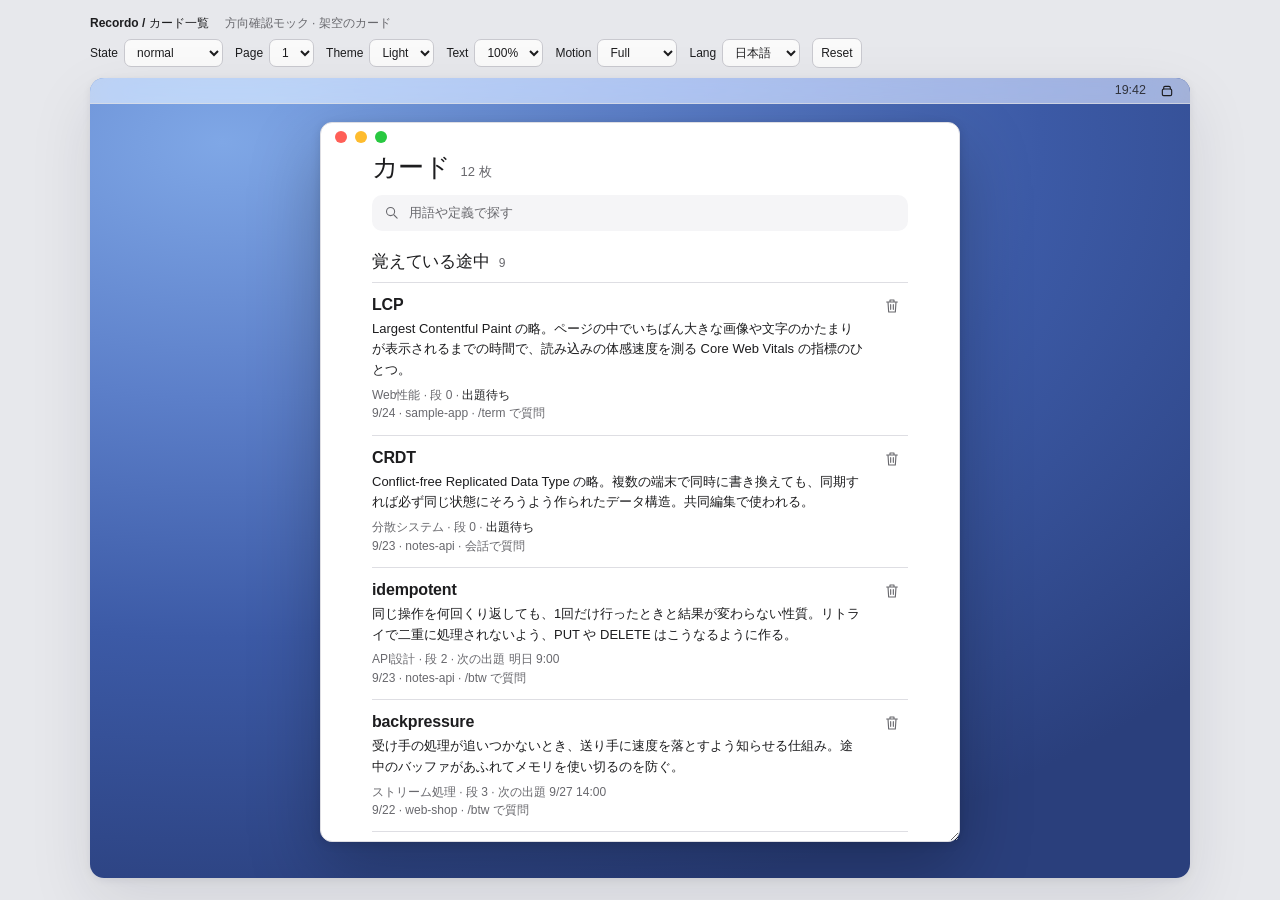
<file: design/sessions/cards/apple-cards.html>
<!doctype html>
<html lang="ja">
<head>
<meta charset="utf-8"><meta name="viewport" content="width=device-width, initial-scale=1">
<meta http-equiv="Content-Security-Policy" content="default-src 'self' data:; script-src 'self'; style-src 'self' 'unsafe-inline'; connect-src 'none'; media-src 'none'; object-src 'none'">
<title>Recordo · カード一覧</title>
<link rel="icon" href="data:,">
<link rel="stylesheet" href="apple-cards.css">
<script src="apple-cards.js" defer></script>
</head>
<body>
<svg class="symbols" aria-hidden="true"><defs>
  <symbol id="i-search" viewBox="0 0 24 24"><circle cx="10.5" cy="10.5" r="6.5"></circle><path d="m16 16 5 5"></path></symbol>
  <symbol id="i-x" viewBox="0 0 24 24"><path d="m7 7 10 10M17 7 7 17"></path></symbol>
  <symbol id="i-trash" viewBox="0 0 24 24"><path d="M4 6h16M9 6V3h6v3M6 6l1 15h10l1-15M10 10v7M14 10v7"></path></symbol>
</defs></svg>

<header class="fixture-bar">
  <div class="fixture-title"><strong>Recordo / カード一覧</strong><span>方向確認モック · 架空のカード</span></div>
  <div class="fixture-controls">
    <label>State <select id="ctl-state">
      <option value="normal">normal</option>
      <option value="search">search</option>
      <option value="no-match">no-match</option>
      <option value="empty">empty</option>
      <option value="syncing">syncing</option>
      <option value="unreadable">unreadable</option>
      <option value="confirm">confirm</option>
      <option value="many">many</option>
    </select></label>
    <label>Page <select id="ctl-page"></select></label>
    <label>Theme <select id="ctl-theme"><option value="light">Light</option><option value="dark">Dark</option></select></label>
    <label>Text <select id="ctl-text"><option value="100">100%</option><option value="200">200%</option></select></label>
    <label>Motion <select id="ctl-motion"><option value="full">Full</option><option value="reduce">Reduce</option></select></label>
    <label>Lang <select id="ctl-lang"><option value="ja">日本語</option><option value="en">English</option></select></label>
    <button id="ctl-reset" type="button">Reset</button>
  </div>
</header>

<div id="desktop" class="desktop" data-theme="light" data-text="100" data-motion="full">
  <div class="desktop-surface">
    <section id="win" class="cards-window" aria-labelledby="page-title">
      <div class="titlebar" aria-hidden="true"><span class="traffic"><i></i><i></i><i></i></span></div>
      <div id="scroll" class="cards-scroll">
        <div class="cards-head">
          <div class="col">
            <div class="title-row">
              <h1 id="page-title" tabindex="-1"></h1>
              <span id="total" class="total"></span>
            </div>
            <div id="search-field" class="search-field">
              <svg aria-hidden="true"><use href="#i-search"></use></svg>
              <input id="search" type="text" autocomplete="off" spellcheck="false">
              <button id="search-clear" class="search-clear" type="button" hidden><svg aria-hidden="true"><use href="#i-x"></use></svg></button>
            </div>
            <p id="sync-note" class="sync-note" hidden><span class="spinner" aria-hidden="true"></span><span data-slot="text"></span></p>
          </div>
        </div>
        <div id="body" class="col cards-body"></div>
        <nav id="pager" class="col" hidden>
          <div class="pager" data-flip="pager">
            <button id="page-prev" class="pager-btn" type="button"></button>
            <span id="page-label" class="pager-label"></span>
            <button id="page-next" class="pager-btn" type="button"></button>
          </div>
        </nav>
      </div>
      <div id="scrim" class="sheet-scrim" hidden></div>
      <div id="alert" class="alert" role="alertdialog" aria-modal="true" aria-labelledby="alert-title" aria-describedby="alert-msg" hidden>
        <img class="alert-icon" src="../../../assets/AppIcon.svg" alt="">
        <p id="alert-title" class="alert-title"></p>
        <p id="alert-msg" class="alert-msg"></p>
        <div class="alert-buttons">
          <button id="alert-discard" class="alert-btn destructive" type="button"></button>
          <button id="alert-cancel" class="alert-btn default" type="button"></button>
        </div>
      </div>
    </section>
  </div>
  <div class="menubar" aria-hidden="true">
    <span class="menubar-clock">19:42</span>
    <span class="menubar-icon"><svg viewBox="0 0 24 24"><rect x="5" y="9" width="14" height="10" rx="2"></rect><path d="M7 9V7a2 2 0 0 1 2-2h6a2 2 0 0 1 2 2v2"></path></svg></span>
  </div>
</div>
</body>
</html>
</file>
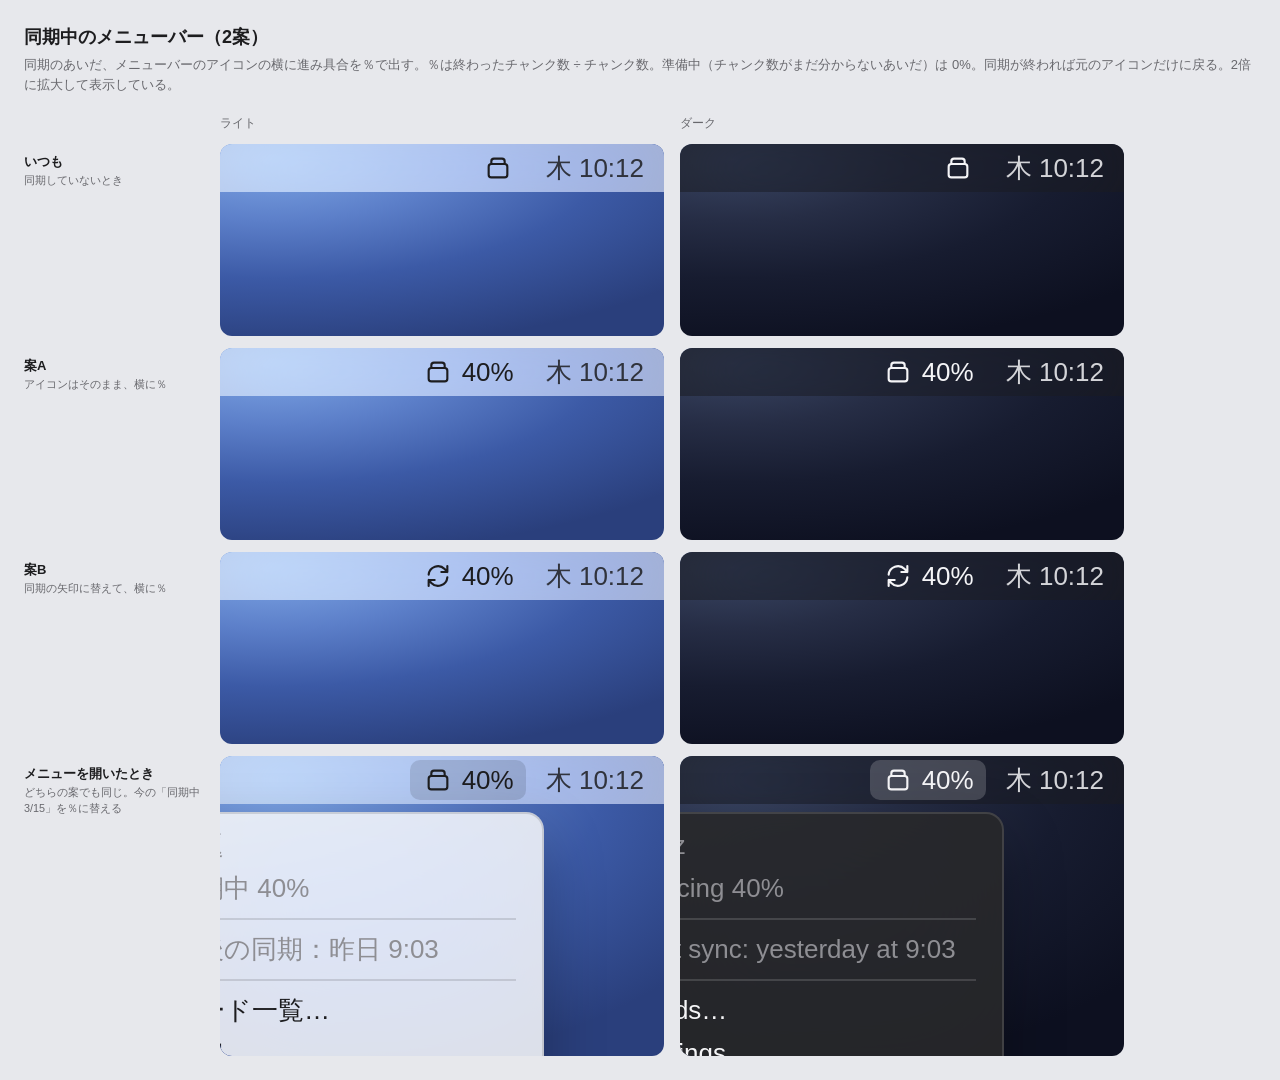
<file: design/sessions/menubar/sync-progress.html>
<!doctype html>
<html lang="ja">
<head>
<meta charset="utf-8">
<meta name="viewport" content="width=device-width, initial-scale=1">
<title>Recordo · 同期中のメニューバー</title>
<style>
/* Menu bar and menu tokens from design/sessions/quiz/apple-quiz.css. */
:root { font: 14px/1.5 -apple-system, BlinkMacSystemFont, "Hiragino Sans", sans-serif; color: #1d1d1f; background: #e7e8ec; }
* { box-sizing: border-box; }
body { margin: 0; padding: 24px; }
h1 { margin: 0 0 4px; font-size: 18px; }
.note { margin: 0 0 20px; color: #68686d; font-size: 13px; }
.grid { display: grid; grid-template-columns: 180px repeat(2, minmax(0, 1fr)); gap: 12px 16px; align-items: start; max-width: 1100px; }
.label { padding-top: 8px; font-weight: 600; font-size: 13px; }
.label small { display: block; color: #68686d; font-weight: 400; }
.col-head { font-size: 12px; color: #68686d; }

/* Shown at 2x so the 13pt menu bar text is easy to judge. */
.shot { zoom: 2; border-radius: 6px; overflow: hidden; }
.desk { position: relative; height: 96px; background: radial-gradient(120% 100% at 12% 8%, #7fa7e6 0%, #5c7fc9 32%, #3c5aa6 62%, #2a3f7c 100%); }
.dark .desk { background: radial-gradient(120% 100% at 12% 8%, #3a4664 0%, #262d45 32%, #171c30 62%, #0d1020 100%); }
.menubar { display: flex; align-items: center; justify-content: flex-end; gap: 10px; height: 24px; padding: 0 10px; background: rgba(255, 255, 255, .55); backdrop-filter: blur(20px) saturate(180%); color: #1d1d1f; font-size: 13px; }
.dark .menubar { background: rgba(28, 28, 30, .55); color: #f5f5f7; }
.item { display: inline-flex; align-items: center; gap: 4px; height: 20px; padding: 0 6px; border-radius: 5px; font-variant-numeric: tabular-nums; }
.item.open { background: rgba(0, 0, 0, .12); }
.dark .item.open { background: rgba(255, 255, 255, .18); }
.item svg { width: 16px; height: 16px; fill: none; stroke: currentColor; stroke-width: 1.6; stroke-linejoin: round; stroke-linecap: round; }
.other { opacity: .85; }

.menu { position: absolute; top: 28px; right: 60px; width: 200px; padding: 5px; border-radius: 9px; background: rgba(246, 246, 246, .88); backdrop-filter: blur(26px) saturate(180%); border: 1px solid rgba(0, 0, 0, .12); box-shadow: 0 12px 30px rgba(0, 0, 0, .25); font-size: 13px; color: #1d1d1f; }
.dark .menu { background: rgba(40, 40, 42, .9); border-color: rgba(255, 255, 255, .12); color: #f5f5f7; }
.row { display: flex; align-items: center; gap: 8px; padding: 2px 8px; border-radius: 5px; line-height: 1.35; }
.row.disabled { color: #8e8e93; }
.sep { height: 1px; margin: 4px 8px; background: rgba(0, 0, 0, .12); }
.dark .sep { background: rgba(255, 255, 255, .14); }
.tall .desk { height: 150px; }
</style>
</head>
<body>
<h1>同期中のメニューバー（2案）</h1>
<p class="note">同期のあいだ、メニューバーのアイコンの横に進み具合を％で出す。％は終わったチャンク数 ÷ チャンク数。準備中（チャンク数がまだ分からないあいだ）は 0%。同期が終われば元のアイコンだけに戻る。2倍に拡大して表示している。</p>

<div class="grid">
  <span></span><span class="col-head">ライト</span><span class="col-head">ダーク</span>

  <div class="label">いつも<small>同期していないとき</small></div>
  <div class="shot"><div class="desk"><div class="menubar"><span class="item"><svg viewBox="0 0 24 24"><rect x="5" y="9" width="14" height="10" rx="2"/><path d="M7 9V7a2 2 0 0 1 2-2h6a2 2 0 0 1 2 2v2"/></svg></span><span class="other">木 10:12</span></div></div></div>
  <div class="shot dark"><div class="desk"><div class="menubar"><span class="item"><svg viewBox="0 0 24 24"><rect x="5" y="9" width="14" height="10" rx="2"/><path d="M7 9V7a2 2 0 0 1 2-2h6a2 2 0 0 1 2 2v2"/></svg></span><span class="other">木 10:12</span></div></div></div>

  <div class="label">案A<small>アイコンはそのまま、横に％</small></div>
  <div class="shot"><div class="desk"><div class="menubar"><span class="item"><svg viewBox="0 0 24 24"><rect x="5" y="9" width="14" height="10" rx="2"/><path d="M7 9V7a2 2 0 0 1 2-2h6a2 2 0 0 1 2 2v2"/></svg>40%</span><span class="other">木 10:12</span></div></div></div>
  <div class="shot dark"><div class="desk"><div class="menubar"><span class="item"><svg viewBox="0 0 24 24"><rect x="5" y="9" width="14" height="10" rx="2"/><path d="M7 9V7a2 2 0 0 1 2-2h6a2 2 0 0 1 2 2v2"/></svg>40%</span><span class="other">木 10:12</span></div></div></div>

  <div class="label">案B<small>同期の矢印に替えて、横に％</small></div>
  <div class="shot"><div class="desk"><div class="menubar"><span class="item"><svg viewBox="0 0 24 24"><path d="M5 11a7 7 0 0 1 12-4.2L19 9M19 4.5V9h-4.5M19 13a7 7 0 0 1-12 4.2L5 15M5 19.5V15h4.5"/></svg>40%</span><span class="other">木 10:12</span></div></div></div>
  <div class="shot dark"><div class="desk"><div class="menubar"><span class="item"><svg viewBox="0 0 24 24"><path d="M5 11a7 7 0 0 1 12-4.2L19 9M19 4.5V9h-4.5M19 13a7 7 0 0 1-12 4.2L5 15M5 19.5V15h4.5"/></svg>40%</span><span class="other">木 10:12</span></div></div></div>

  <div class="label">メニューを開いたとき<small>どちらの案でも同じ。今の「同期中 3/15」を％に替える</small></div>
  <div class="shot tall"><div class="desk"><div class="menubar"><span class="item open"><svg viewBox="0 0 24 24"><rect x="5" y="9" width="14" height="10" rx="2"/><path d="M7 9V7a2 2 0 0 1 2-2h6a2 2 0 0 1 2 2v2"/></svg>40%</span><span class="other">木 10:12</span></div>
    <div class="menu"><div class="row disabled">出題</div><div class="row disabled">同期中 40%</div><div class="sep"></div><div class="row disabled">最後の同期：昨日 9:03</div><div class="sep"></div><div class="row">カード一覧…</div><div class="row">設定…</div><div class="row">Recordo を終了</div></div></div></div>
  <div class="shot tall dark"><div class="desk"><div class="menubar"><span class="item open"><svg viewBox="0 0 24 24"><rect x="5" y="9" width="14" height="10" rx="2"/><path d="M7 9V7a2 2 0 0 1 2-2h6a2 2 0 0 1 2 2v2"/></svg>40%</span><span class="other">木 10:12</span></div>
    <div class="menu"><div class="row disabled">Quiz</div><div class="row disabled">Syncing 40%</div><div class="sep"></div><div class="row disabled">Last sync: yesterday at 9:03</div><div class="sep"></div><div class="row">Cards…</div><div class="row">Settings…</div><div class="row">Quit Recordo</div></div></div></div>
</div>
</body>
</html>
</file>
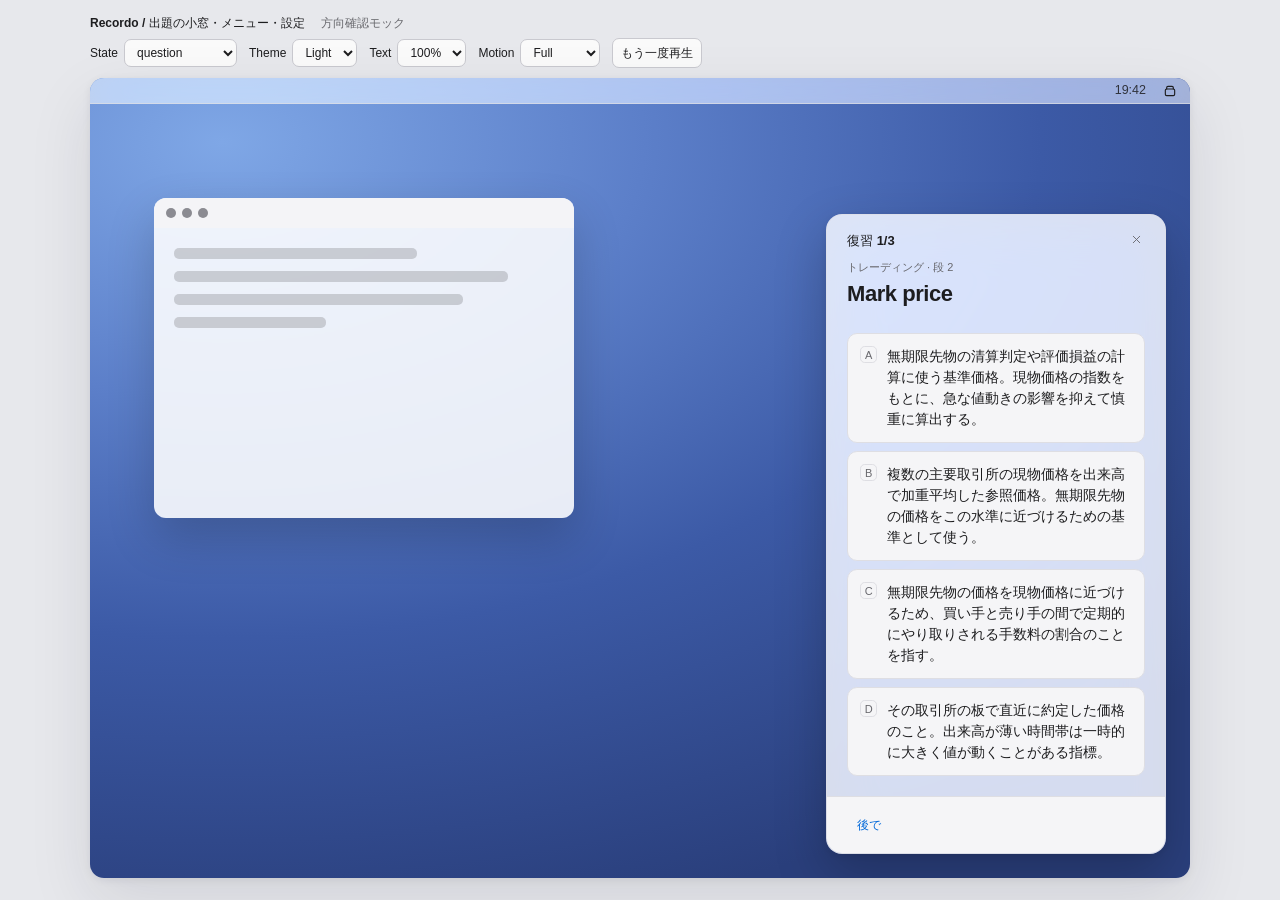
<file: design/sessions/quiz/apple-quiz.html>
<!doctype html>
<html lang="ja">
<head>
<meta charset="utf-8"><meta name="viewport" content="width=device-width, initial-scale=1">
<meta http-equiv="Content-Security-Policy" content="default-src 'self' data:; script-src 'self'; style-src 'self' 'unsafe-inline'; connect-src 'none'; media-src 'none'; object-src 'none'">
<title>Recordo · 出題の小窓・メニュー・設定</title>
<link rel="icon" href="data:,">
<link rel="stylesheet" href="apple-quiz.css">
<script src="apple-quiz.js" defer></script>
</head>
<body>
<header class="fixture-bar">
  <div class="fixture-title"><strong>Recordo / 出題の小窓・メニュー・設定</strong><span>方向確認モック</span></div>
  <div class="fixture-controls">
    <label>State <select id="ctl-state">
      <option value="question">question</option>
      <option value="correct">correct</option>
      <option value="wrong">wrong</option>
      <option value="idk">idk</option>
      <option value="discarded">discarded</option>
      <option value="last">last</option>
      <option value="empty-none">empty-none</option>
      <option value="empty-due">empty-due</option>
      <option value="empty-broken">empty-broken</option>
      <option value="menu">menu</option>
      <option value="menu-syncing">menu-syncing</option>
      <option value="menu-failed">menu-failed</option>
      <option value="settings">settings</option>
    </select></label>
    <label>Theme <select id="ctl-theme"><option value="light">Light</option><option value="dark">Dark</option></select></label>
    <label>Text <select id="ctl-text"><option value="100">100%</option><option value="200">200%</option></select></label>
    <label>Motion <select id="ctl-motion"><option value="full">Full</option><option value="reduce">Reduce</option></select></label>
    <button id="ctl-replay">もう一度再生</button>
  </div>
</header>

<div id="desktop" class="desktop" data-theme="light" data-text="100" data-motion="full">
  <div class="desktop-surface">
    <div class="fake-window" aria-hidden="true">
      <div class="fake-window-bar"><i></i><i></i><i></i></div>
      <div class="fake-window-body">
        <div class="fake-window-line"></div>
        <div class="fake-window-line"></div>
        <div class="fake-window-line"></div>
        <div class="fake-window-line"></div>
      </div>
    </div>
    <div id="stage"></div>
  </div>
  <div class="menubar">
    <span class="menubar-clock">19:42</span>
    <button id="menubar-icon" class="menubar-icon" type="button" aria-haspopup="true" aria-expanded="false" aria-label="Recordo">
      <svg viewBox="0 0 24 24" aria-hidden="true"><rect x="5" y="9" width="14" height="10" rx="2"></rect><path d="M7 9V7a2 2 0 0 1 2-2h6a2 2 0 0 1 2 2v2"></path></svg>
    </button>
  </div>
</div>

<template id="tpl-question">
  <aside class="quiz-panel" role="dialog" aria-modal="false" aria-label="Recordo 出題">
    <div class="quiz-header">
      <span class="quiz-title" data-slot="counter"></span>
      <button type="button" class="quiz-close" data-action="close" aria-label="閉じる">
        <svg viewBox="0 0 24 24" aria-hidden="true"><path d="M6 6l12 12M18 6L6 18"></path></svg>
      </button>
    </div>
    <div class="quiz-body">
      <div class="quiz-body-inner" data-slot="body-inner">
        <p class="quiz-meta" data-slot="meta"></p>
        <h2 class="quiz-question" data-slot="term"></h2>
        <div class="options" data-slot="options" role="group" aria-label="選択肢"></div>
        <button type="button" class="dontknow" data-action="idk">分からない</button>
      </div>
    </div>
    <div class="quiz-footer">
      <div class="quiz-verdict" data-slot="verdict" hidden></div>
      <div class="quiz-actions">
        <span class="quiz-actions-leading" data-slot="leading"></span>
        <button type="button" class="btn-primary" data-action="primary" hidden>
          <span data-slot="primary-label"></span><span class="key-space" aria-hidden="true">␣</span>
        </button>
      </div>
    </div>
  </aside>
</template>

<template id="tpl-notice">
  <aside class="quiz-panel" role="dialog" aria-modal="false" aria-label="Recordo 出題">
    <div class="quiz-header">
      <span class="quiz-title">Recordo</span>
      <button type="button" class="quiz-close" data-action="close" aria-label="閉じる">
        <svg viewBox="0 0 24 24" aria-hidden="true"><path d="M6 6l12 12M18 6L6 18"></path></svg>
      </button>
    </div>
    <div class="quiz-body">
      <p class="notice-title" data-slot="title"></p>
      <p class="notice-body" data-slot="body"></p>
    </div>
    <div class="quiz-actions" data-slot="actions"></div>
  </aside>
</template>

<template id="tpl-menu">
  <div class="menu-dropdown" role="menu" aria-label="Recordo メニュー"></div>
</template>

<template id="tpl-settings">
  <section class="settings-window" role="dialog" aria-label="Recordo 設定">
    <div class="settings-titlebar">
      <span class="settings-traffic"><i></i><i></i><i></i></span>
      <span class="settings-title">Recordo 設定</span>
    </div>
    <div class="settings-body">
      <div class="settings-group">
        <div class="settings-row">
          <span class="settings-row-label">出題の間隔</span>
          <span class="settings-row-control">
            <button type="button" class="popup-button" aria-haspopup="listbox">3 時間<svg viewBox="0 0 24 24" aria-hidden="true"><path d="M6 9l6 6 6-6"></path></svg></button>
          </span>
        </div>
        <div class="settings-row">
          <span class="settings-row-label">1回の問題数</span>
          <span class="settings-row-control">
            <button type="button" class="popup-button" aria-haspopup="listbox">3 問<svg viewBox="0 0 24 24" aria-hidden="true"><path d="M6 9l6 6 6-6"></path></svg></button>
          </span>
        </div>
        <div class="settings-row">
          <span class="settings-row-label">静かな時間帯</span>
          <span class="settings-row-control">
            <input type="text" class="time-field" value="22:00" aria-label="静かな時間帯の開始"><span class="time-sep">〜</span><input type="text" class="time-field" value="9:00" aria-label="静かな時間帯の終了">
            <button type="button" class="switch" role="switch" aria-checked="true" aria-label="静かな時間帯"></button>
          </span>
        </div>
        <div class="settings-fieldrow">
          <label class="settings-row-label" for="claude-path" style="display:block;margin-bottom:.6em">claude の場所</label>
          <input id="claude-path" type="text" class="text-field" placeholder="自動で探す">
          <p class="settings-help">見つかりました：~/.nvm/versions/node/v24/bin/claude</p>
        </div>
      </div>
    </div>
  </section>
</template>

</body>
</html>
</file>
<file: design/sessions/cards/apple-cards.css>
:root{font:14px/1.5 -apple-system,BlinkMacSystemFont,"Hiragino Sans",sans-serif;font-synthesis:none;color:#1d1d1f;background:#e7e8ec;--ease-spring:cubic-bezier(.22,1,.36,1)}
*{box-sizing:border-box}body{margin:0;padding:14px 20px}button,input,select{font:inherit}
button{color:inherit;border:0;background:none;cursor:pointer;touch-action:manipulation;transition:transform .25s var(--ease-spring),filter .12s ease-out,background-color .12s ease-out}
button[aria-disabled=true]{cursor:default}
/* Instant on press, springs back on release via the base rule's transition above. */
button:active:not([aria-disabled=true]){filter:brightness(.94);transform:scale(.985);transition:transform 0s,filter .08s ease-out}
.desktop[data-motion=reduce] button:active{transform:none}
[hidden]{display:none!important}
p,h1,h2,h3,ul{margin:0}
ul{padding:0;list-style:none}
:focus-visible{outline:3px solid #0063cf;outline-offset:2px}
svg{fill:none;stroke:currentColor;stroke-width:1.7;stroke-linejoin:round;stroke-linecap:round;flex-shrink:0}
.symbols{position:absolute;width:0;height:0}

/* ---------- fixture toolbar (outside the mock screen) ---------- */
.fixture-bar{max-width:1100px;margin:0 auto 10px;font-size:12px}
.fixture-title{display:flex;gap:16px;align-items:baseline;margin-bottom:6px}
.fixture-title span{color:#68686d}
.fixture-controls{display:flex;gap:8px 12px;flex-wrap:wrap;align-items:center}
.fixture-controls label{display:flex;gap:6px;align-items:center}
.fixture-controls select,.fixture-controls button{padding:5px 8px;border:1px solid #c9c9cf;border-radius:7px;background:#fafafa;color:#1d1d1f}
.fixture-controls button:hover{background:#f0f0f2}

/* ---------- desktop mock (tokens identical to apple-quiz.css) ---------- */
.desktop{max-width:1100px;margin:0 auto;height:800px;border-radius:14px;overflow:hidden;position:relative;isolation:isolate;box-shadow:0 24px 64px #2020301a,0 2px 8px #20203012;
  --window:#fff;--inset:#f5f5f7;--text:#1d1d1f;--secondary:#68686d;--line:#dedee3;--action:#0068d9;--selected:#e0ecfc;--success:#267843;--bad:#b3261e;--correct-face:#edf7f0;--wrong-face:#fff2f1;--scale:1}
.desktop[data-text="200"]{--scale:2}
.desktop[data-theme=dark]{--window:#1c1c1e;--inset:#2c2c2e;--text:#f5f5f7;--secondary:#b5b5bb;--line:#454549;--action:#0071e3;--selected:#223c59;--success:#79d794;--bad:#ff746d;--correct-face:#173c29;--wrong-face:#482321;color-scheme:dark}

.desktop-surface{position:absolute;inset:0;background:radial-gradient(120% 100% at 12% 8%,#7fa7e6 0%,#5c7fc9 32%,#3c5aa6 62%,#2a3f7c 100%)}
.desktop[data-theme=dark] .desktop-surface{background:radial-gradient(120% 100% at 12% 8%,#3a4664 0%,#262d45 32%,#171c30 62%,#0d1020 100%)}

.menubar{position:absolute;left:0;right:0;top:0;height:26px;display:flex;align-items:center;justify-content:flex-end;gap:10px;padding:0 12px;background:color-mix(in srgb,var(--window) 55%,transparent);backdrop-filter:blur(20px) saturate(180%);border-bottom:1px solid color-mix(in srgb,var(--line) 70%,transparent);color:var(--text);font-size:12.5px;z-index:5}
.menubar-clock{opacity:.85}
.menubar-icon{width:22px;height:22px;display:grid;place-items:center}
.menubar-icon svg{width:16px;height:16px}

/* ---------- cards window ---------- */
/* Left edge is pinned (not translate-centred) so the native resize grip grows the window rightward like macOS. */
.cards-window{--win-w:640px;position:absolute;top:44px;left:max(16px,calc(50% - var(--win-w) / 2));width:var(--win-w);height:720px;min-width:480px;min-height:320px;max-width:calc(100% - 32px);max-height:calc(100% - 60px);resize:both;
  display:flex;flex-direction:column;overflow:hidden;background:var(--window);color:var(--text);border:1px solid var(--line);border-radius:12px;box-shadow:0 28px 70px #00000040,0 2px 10px #00000020}
.desktop[data-text="200"] .cards-window{--win-w:900px}
.titlebar{flex-shrink:0;height:28px;display:flex;align-items:center;padding:0 14px}
.traffic{display:flex;gap:8px}
.traffic i{width:12px;height:12px;border-radius:50%;background:#ff5f57}
.traffic i:nth-child(2){background:#febc2e}
.traffic i:nth-child(3){background:#28c840}

.cards-scroll{flex:1;min-height:0;overflow:auto;overscroll-behavior:contain;scrollbar-width:thin;scrollbar-color:var(--line) transparent}
.col{max-width:600px;margin:0 auto;padding:0 32px}
.desktop[data-text="200"] .col{max-width:none}

/* Sticky header: translucent material, and a soft blur/fade edge (no divider) shown only once content is under it. */
.cards-head{position:sticky;top:0;z-index:2;padding:2px 0 14px;background:color-mix(in srgb,var(--window) 90%,transparent);backdrop-filter:blur(20px) saturate(180%)}
.cards-head::after{content:"";position:absolute;left:0;right:0;top:100%;height:18px;pointer-events:none;opacity:0;transition:opacity .15s ease-out;
  background:linear-gradient(color-mix(in srgb,var(--window) 90%,transparent),transparent);backdrop-filter:blur(4px);-webkit-mask-image:linear-gradient(#000,transparent);mask-image:linear-gradient(#000,transparent)}
.cards-window[data-scrolled] .cards-head::after{opacity:1}
.title-row{display:flex;align-items:baseline;flex-wrap:wrap;gap:2px 10px}
h1{font-size:calc(26px * var(--scale));line-height:1.15;font-weight:700;letter-spacing:-.02em}
h1:focus-visible{outline:none}
.total{color:var(--secondary);font-size:calc(13px * var(--scale));font-variant-numeric:tabular-nums}

.search-field{display:flex;align-items:center;gap:8px;width:100%;min-height:calc(36px * var(--scale));margin-top:12px;padding:4px 4px 4px 11px;border:1px solid transparent;border-radius:10px;background:var(--inset);transition:border-color .12s ease-out}
.search-field:focus-within{border-color:var(--action)}
.search-field > svg{width:calc(15px * var(--scale));height:calc(15px * var(--scale));color:var(--secondary)}
.search-field input{flex:1;min-width:0;border:0;outline:0;background:transparent;color:var(--text);font-size:calc(13px * var(--scale))}
.search-field input::placeholder{color:var(--secondary);opacity:1}
.search-clear{display:grid;place-items:center;width:28px;height:28px;flex:none;border-radius:50%;color:var(--secondary)}
.search-clear:hover{background:var(--line)}
.search-clear svg{width:13px;height:13px;stroke-width:2}

.sync-note{display:flex;align-items:center;gap:8px;margin-top:10px;color:var(--secondary);font-size:calc(12px * var(--scale))}
.spinner{width:11px;height:11px;border-radius:50%;border:1.6px solid color-mix(in srgb,var(--secondary) 40%,transparent);border-top-color:var(--secondary);animation:spin .8s linear infinite;flex-shrink:0}
@keyframes spin{to{transform:rotate(360deg)}}

/* ---------- sections and rows ---------- */
.cards-body{position:relative;padding-top:6px;padding-bottom:32px;overflow-wrap:anywhere}
.section + .section{margin-top:28px}
/* The hairline sits on the head, not the list, so it travels with the head during reflow. */
.section-head{padding-bottom:8px;border-bottom:1px solid var(--line);background:var(--window)}
.section-title{display:flex;align-items:baseline;gap:9px}
h2{font-size:calc(17px * var(--scale));line-height:1.35;font-weight:650;letter-spacing:-.01em}
.section-count{color:var(--secondary);font-size:calc(12px * var(--scale));font-variant-numeric:tabular-nums}
.section-note{margin-top:1px;color:var(--secondary);font-size:calc(12px * var(--scale))}

.card-row{display:grid;grid-template-columns:minmax(0,1fr) auto;align-items:start;gap:12px;min-height:48px;padding:12px 0;border-bottom:1px solid var(--line);background:var(--window)}
.card-term{font-size:calc(16px * var(--scale));line-height:1.3;font-weight:600;letter-spacing:-.01em;transition:color .12s ease-out}
.card-row:hover .card-term,.card-row:has(:focus-visible) .card-term{color:var(--action)}
.card-def{margin-top:3px;font-size:calc(13px * var(--scale));line-height:1.6}
.card-meta{margin-top:6px;color:var(--secondary);font-size:calc(12px * var(--scale));line-height:1.45;font-variant-numeric:tabular-nums}
.card-source{margin-top:1px;color:var(--secondary);font-size:calc(12px * var(--scale));line-height:1.45}
.due-now{color:var(--text);font-weight:600}
.card-trash{display:grid;place-items:center;width:32px;height:32px;margin-top:-5px;border-radius:8px;color:var(--secondary)}
.card-trash svg{width:calc(16px * var(--scale));height:calc(16px * var(--scale))}
.card-trash:hover:not([aria-disabled=true]){background:var(--inset)}
.card-trash[aria-disabled=true]{opacity:.35}
.desktop[data-text="200"] .card-trash{width:48px;height:48px}
.ghost{position:absolute;pointer-events:none;z-index:1}

/* ---------- pager ---------- */
.pager{display:flex;justify-content:center;align-items:center;gap:6px 14px;flex-wrap:wrap;padding:0 0 28px;font-size:calc(13px * var(--scale))}
.pager-btn{padding:.36em .9em;border-radius:999px;color:var(--action);white-space:nowrap}
.pager-btn:hover:not([aria-disabled=true]){background:color-mix(in srgb,var(--action) 10%,transparent)}
.pager-btn[aria-disabled=true]{color:var(--secondary);opacity:.5}
.pager-label{min-width:4em;text-align:center;color:var(--secondary);font-variant-numeric:tabular-nums}

/* ---------- notices ---------- */
.notice{margin-top:10px;padding:18px;border:1px solid var(--line);border-radius:12px;color:var(--secondary);font-size:calc(13px * var(--scale));line-height:1.65}
.notice-title{margin-bottom:4px;color:var(--text);font-size:calc(14px * var(--scale));font-weight:600}
.btn-bordered{margin-top:12px;padding:.36em 1.1em;border:1px solid var(--line);border-radius:999px;background:var(--window);color:var(--text);font-weight:600}
.btn-bordered:hover{background:var(--inset)}

/* ---------- discard alert (mirrors a SwiftUI .confirmationDialog sheet on macOS) ---------- */
.sheet-scrim{position:absolute;inset:28px 0 0;background:#00000010;z-index:4}
.desktop[data-theme=dark] .sheet-scrim{background:#00000040}
.alert{position:absolute;top:40px;left:0;right:0;margin:0 auto;width:calc(260px * var(--scale));max-width:calc(100% - 32px);padding:20px 16px 16px;text-align:center;z-index:5;
  background:color-mix(in srgb,var(--window) 88%,transparent);backdrop-filter:blur(30px) saturate(180%);border:1px solid color-mix(in srgb,var(--line) 70%,transparent);border-radius:14px;box-shadow:0 20px 50px #00000040,0 2px 8px #00000020}
.alert-icon{display:block;width:56px;height:56px;margin:0 auto 10px}
.alert-title{font-size:calc(13px * var(--scale));font-weight:700;line-height:1.35;overflow-wrap:anywhere}
.alert-msg{margin-top:6px;font-size:calc(11px * var(--scale));line-height:1.45}
.alert-buttons{display:flex;flex-wrap:wrap;gap:8px;margin-top:16px}
.alert-btn{flex:1 1 0;min-height:calc(28px * var(--scale));padding:4px 10px;border-radius:999px;font-size:calc(13px * var(--scale));white-space:nowrap}
.alert-btn.default{background:var(--action);color:#fff;font-weight:600}
.alert-btn.destructive{background:color-mix(in srgb,var(--text) 9%,transparent);color:var(--bad);font-weight:500}
</file>
<file: design/sessions/quiz/apple-quiz.css>
:root{font:14px/1.5 -apple-system,BlinkMacSystemFont,"Hiragino Sans",sans-serif;font-synthesis:none;color:#1d1d1f;background:#e7e8ec;--ease-spring:cubic-bezier(.22,1,.36,1)}
*{box-sizing:border-box}body{margin:0;padding:14px 20px}button,input,select{font:inherit}
button{color:inherit;border:0;background:none;cursor:pointer;touch-action:manipulation;transition:transform .25s var(--ease-spring),filter .12s ease-out}
button[aria-disabled=true]{cursor:default}
/* Instant on press (spec #2), springs back on release via the base rule's transition above. */
button:active:not([aria-disabled=true]){filter:brightness(.94);transform:scale(.985);transition:transform 0s,filter .08s ease-out}
button,select,input{max-width:100%}
[hidden]{display:none!important}
p,h1,h2,h3{margin:0}
:focus-visible{outline:3px solid #0063cf;outline-offset:2px}
svg{fill:none;stroke:currentColor;stroke-width:1.7;stroke-linejoin:round;stroke-linecap:round;flex-shrink:0}
.sr-only{position:absolute;width:1px;height:1px;padding:0;margin:-1px;overflow:hidden;clip:rect(0,0,0,0);white-space:nowrap;border:0}
/* Suppresses one render's worth of motion for a non-animated (cosmetic) re-render. */
.no-anim-once,.no-anim-once *{transition:none!important;animation:none!important}

/* ---------- fixture toolbar (outside the mock screen) ---------- */
.fixture-bar{max-width:1100px;margin:0 auto 10px;font-size:12px}
.fixture-title{display:flex;gap:16px;align-items:baseline;margin-bottom:6px}
.fixture-title span{color:#68686d}
.fixture-controls{display:flex;gap:8px 12px;flex-wrap:wrap;align-items:center}
.fixture-controls label{display:flex;gap:6px;align-items:center}
.fixture-controls select,.fixture-controls button{padding:5px 8px;border:1px solid #c9c9cf;border-radius:7px;background:#fafafa;color:#1d1d1f}
.fixture-controls button:hover{background:#f0f0f2}

/* ---------- desktop mock ---------- */
.desktop{max-width:1100px;margin:0 auto;height:800px;border-radius:14px;overflow:hidden;position:relative;isolation:isolate;box-shadow:0 24px 64px #2020301a,0 2px 8px #20203012;
  --window:#fff;--inset:#f5f5f7;--text:#1d1d1f;--secondary:#68686d;--line:#dedee3;--action:#0068d9;--selected:#e0ecfc;--success:#267843;--bad:#b3261e;--correct-face:#edf7f0;--wrong-face:#fff2f1;--tertiary:#8b8b92;--scale:1}
.desktop[data-text="200"]{--scale:2}
.desktop[data-theme=dark]{--window:#1c1c1e;--inset:#2c2c2e;--text:#f5f5f7;--secondary:#b5b5bb;--line:#454549;--action:#0071e3;--selected:#223c59;--success:#79d794;--bad:#ff746d;--correct-face:#173c29;--wrong-face:#482321;--tertiary:#909097}

.desktop-surface{position:absolute;inset:0;background:radial-gradient(120% 100% at 12% 8%,#7fa7e6 0%,#5c7fc9 32%,#3c5aa6 62%,#2a3f7c 100%)}
.desktop[data-theme=dark] .desktop-surface{background:radial-gradient(120% 100% at 12% 8%,#3a4664 0%,#262d45 32%,#171c30 62%,#0d1020 100%)}

/* a blurred fake window behind the panel, purely to show translucency through it */
.fake-window{position:absolute;left:64px;top:120px;width:420px;height:320px;border-radius:12px;background:color-mix(in srgb,var(--window) 88%,transparent);backdrop-filter:blur(2px);box-shadow:0 20px 48px #00000030;overflow:hidden}
.fake-window-bar{height:30px;display:flex;align-items:center;gap:6px;padding:0 12px;background:color-mix(in srgb,var(--inset) 92%,transparent)}
.fake-window-bar i{width:10px;height:10px;border-radius:50%;background:#8b8b92}
.fake-window-body{padding:20px}
.fake-window-line{height:11px;border-radius:5px;background:var(--secondary);opacity:.28;margin-bottom:12px}
.fake-window-line:nth-child(1){width:64%}
.fake-window-line:nth-child(2){width:88%}
.fake-window-line:nth-child(3){width:76%}
.fake-window-line:nth-child(4){width:40%}

/* ---------- menu bar ---------- */
.menubar{position:absolute;left:0;right:0;top:0;height:26px;display:flex;align-items:center;justify-content:flex-end;gap:10px;padding:0 12px;background:color-mix(in srgb,var(--window) 55%,transparent);backdrop-filter:blur(20px) saturate(180%);border-bottom:1px solid color-mix(in srgb,var(--line) 70%,transparent);color:var(--text);font-size:12.5px;z-index:5}
.menubar-clock{color:var(--text);opacity:.85}
.menubar-icon{width:22px;height:22px;display:grid;place-items:center;border-radius:5px;color:var(--text)}
.menubar-icon svg{width:16px;height:16px}
.menubar-icon[aria-expanded=true]{background:color-mix(in srgb,var(--text) 12%,transparent)}
.menubar-icon:hover{background:color-mix(in srgb,var(--text) 8%,transparent)}

/* ---------- native-style dropdown menu ---------- */
.menu-dropdown{position:absolute;top:30px;right:10px;width:max-content;min-width:230px;max-width:300px;padding:5px;border-radius:9px;background:color-mix(in srgb,var(--window) 78%,transparent);backdrop-filter:blur(26px) saturate(180%);border:1px solid color-mix(in srgb,var(--line) 60%,transparent);box-shadow:0 16px 40px #00000038,0 2px 6px #00000018;font-size:calc(13px * var(--scale));color:var(--text);z-index:6;transform-origin:top right}
.menu-row{display:flex;align-items:center;gap:10px;width:100%;text-align:left;min-height:1.7em;padding:.3em .6em;border-radius:6px;line-height:1.3}
.menu-row .menu-label{flex:1;overflow-wrap:anywhere}
.menu-row .menu-trailing{color:var(--secondary);font-size:.9em;white-space:nowrap}
.menu-row .menu-key{color:var(--secondary);font-size:.9em;margin-left:auto;padding-left:12px}
.menu-row:not([aria-disabled=true]):hover{background:var(--action);color:#fff}
.menu-row:not([aria-disabled=true]):hover .menu-trailing,.menu-row:not([aria-disabled=true]):hover .menu-key{color:#fff}
.menu-row[aria-disabled=true]{color:var(--secondary)}
.menu-row.warn{color:var(--bad);align-items:flex-start;white-space:normal}
.menu-row.warn svg{width:1.1em;height:1.1em;margin-top:.15em;flex-shrink:0}
.menu-separator{height:1px;margin:5px 8px;background:color-mix(in srgb,var(--line) 90%,transparent)}
.menu-spinner{width:11px;height:11px;border-radius:50%;border:1.6px solid color-mix(in srgb,var(--secondary) 40%,transparent);border-top-color:var(--secondary);animation:spin .8s linear infinite;flex-shrink:0}

/* ---------- quiz panel ---------- */
.quiz-panel{position:absolute;right:24px;bottom:24px;width:340px;max-width:calc(100% - 32px);max-height:min(640px,calc(100% - 56px));background:color-mix(in srgb,var(--window) 82%,transparent);backdrop-filter:blur(28px) saturate(180%);border:1px solid color-mix(in srgb,var(--line) 65%,transparent);border-radius:16px;box-shadow:0 20px 52px #00000038,0 2px 8px #00000018;display:flex;flex-direction:column;overflow:hidden;font-size:calc(14px * var(--scale));color:var(--text);z-index:4}
.desktop[data-text="200"] .quiz-panel{width:480px}
.quiz-header{flex-shrink:0;display:flex;align-items:flex-start;justify-content:space-between;gap:.6em;padding:1.14em 1.43em .5em}
.quiz-title{font-weight:600;font-size:.93em;transition:opacity .12s ease}
.quiz-title.counter-fade{opacity:0}
.quiz-close{width:24px;height:24px;min-width:24px;display:grid;place-items:center;border-radius:6px;color:var(--secondary);margin:-3px -3px 0 0}
.quiz-close svg{width:13px;height:13px}
.quiz-close:hover{background:var(--inset);color:var(--text)}
.quiz-body{padding:0 1.43em 1.43em;overflow:auto;min-height:0;scrollbar-width:thin}
.quiz-meta{font-size:.786em;color:var(--secondary);margin-bottom:.4em}
.quiz-question{font-size:1.571em;font-weight:650;letter-spacing:-.02em;line-height:1.28;margin-bottom:1.14em;overflow-wrap:anywhere}
.options{display:grid;gap:.571em;margin:0}
.option{display:flex;align-items:flex-start;gap:.714em;min-height:3.43em;width:100%;text-align:left;padding:.857em;border:1px solid var(--line);border-radius:.714em;background:var(--inset);line-height:1.5;
  transition:background-color .2s var(--ease-spring),border-color .2s var(--ease-spring),opacity .2s ease}
.option:hover:not([aria-disabled=true]){border-color:var(--action)}
.option[aria-disabled=true]{cursor:default}
.option.opt-inert{opacity:.72}
.option-key{width:1.571em;height:1.571em;min-width:1.571em;display:grid;place-items:center;border:1px solid var(--line);border-radius:.429em;font-size:.786em;color:var(--secondary)}
.option-text{flex:1;overflow-wrap:anywhere}
.option-mark,.quiz-verdict-mark{width:1em;height:1em;margin-top:.15em;flex-shrink:0;opacity:0;transform:scale(.6);
  transition:transform .3s cubic-bezier(.34,1.56,.64,1),opacity .3s ease}
.option-mark.pop-in,.quiz-verdict-mark.pop-in{opacity:1;transform:scale(1)}
.quiz-verdict-mark{width:.9em;height:.9em;margin-top:0;margin-bottom:-.05em}
.option.is-correct{background:var(--correct-face);border-color:var(--success)}
.option.is-correct .option-mark{color:var(--success)}
.option.is-wrong{background:var(--wrong-face);border-color:var(--bad)}
.option.is-wrong .option-mark{color:var(--bad)}
.dontknow{display:inline-flex;margin-top:1.14em;padding:.43em .71em;border-radius:.57em;color:var(--secondary);font-size:.929em}
.dontknow:hover{background:var(--inset)}

/* Question appears (spec #1): each option fades in and rises 4px, 30ms stagger via inline animation-delay. */
@keyframes option-in{from{opacity:0;transform:translateY(4px)}to{opacity:1;transform:translateY(0)}}
.option.opt-enter{animation:option-in .16s var(--ease-spring) both}
.desktop[data-motion=reduce] .option.opt-enter{animation:reveal-fade .18s ease both}

/* Next question (spec #4): the whole body slides out left / in from the right; header count crossfades above. */
@keyframes body-exit-left{from{opacity:1;transform:translateX(0)}to{opacity:0;transform:translateX(-16px)}}
@keyframes body-enter-right{from{opacity:0;transform:translateX(16px)}to{opacity:1;transform:translateX(0)}}
.quiz-body-inner.body-exit{animation:body-exit-left .16s ease both}
.quiz-body-inner.body-enter{animation:body-enter-right .18s var(--ease-spring) both}

/* Verdict + actions never scroll: the body can be much longer than the panel, but the
   verdict, source and Next must stay reachable without scrolling past long definitions. */
.quiz-footer{flex-shrink:0;background:var(--inset);border-top:1px solid var(--line)}
.quiz-verdict{padding:.86em 1.43em 0}
.quiz-verdict-line{display:flex;align-items:baseline;flex-wrap:wrap;column-gap:.5em;row-gap:.14em;
  opacity:0;transform:translateY(6px);transition:opacity .25s ease .06s,transform .25s var(--ease-spring) .06s}
.quiz-verdict-line.reveal-in{opacity:1;transform:translateY(0)}
.desktop[data-motion=reduce] .quiz-verdict-line{transform:none!important;transition:opacity .18s ease}
.desktop[data-motion=reduce] .option-mark,.desktop[data-motion=reduce] .quiz-verdict-mark{transform:none!important;transition:opacity .18s ease}
.quiz-verdict-title{font-size:1em;font-weight:600}
.quiz-verdict-title.tone-success{color:var(--success)}
.quiz-verdict-title.tone-bad{color:var(--bad)}
.quiz-verdict-title.tone-neutral{color:var(--text)}
.quiz-verdict-source{font-size:.786em;color:var(--secondary)}

.quiz-actions{flex-shrink:0;display:flex;flex-wrap:wrap;align-items:center;justify-content:space-between;gap:.57em .86em;padding:.86em 1.43em}
.quiz-actions-leading{display:flex;align-items:center;gap:.29em;flex:1 1 auto;min-width:0;font-size:.929em;color:var(--secondary)}
.btn-quiet{padding:.57em .86em;border-radius:.57em;color:var(--action);font-size:.929em;white-space:nowrap}
.btn-quiet:hover{background:color-mix(in srgb,var(--action) 10%,transparent)}
.quiet-link{padding:.29em .43em;border-radius:.43em;color:var(--action);white-space:nowrap}
.quiet-link:hover{background:color-mix(in srgb,var(--action) 10%,transparent)}
/* Stays on one line and pins to the row's right edge even when the leading
   control (e.g. このカードを捨てる at 200%) wraps onto its own line. */
.btn-primary{display:inline-flex;align-items:center;gap:.5em;padding:.57em 1.14em;border-radius:1.43em;background:var(--action);color:#fff;font-weight:600;font-size:.929em;white-space:nowrap;margin-left:auto;flex-shrink:0}
.btn-primary:hover{filter:brightness(1.06)}
.key-space{font-size:.79em;padding:.15em .4em;border-radius:.3em;border:1px solid rgba(255,255,255,.55)}

/* empty / notice panel content */
.notice-title{font-size:1.071em;font-weight:650;margin-bottom:.57em}
.notice-body{font-size:.929em;line-height:1.7;color:var(--text)}
.notice-icon{color:var(--secondary);margin-bottom:.86em}
.notice-icon svg{width:2em;height:2em;stroke-width:1.3}
/* Empty states (spec #9): same panel enter as close/open, plus the body text fading in just after. */
.quiz-panel.motion-enter .notice-title,.quiz-panel.motion-enter .notice-body{animation:reveal-fade .2s ease .08s both}
.desktop[data-motion=reduce] .quiz-panel.motion-enter .notice-title,.desktop[data-motion=reduce] .quiz-panel.motion-enter .notice-body{animation-delay:0s;animation-duration:.18s}

/* ---------- settings window ---------- */
.settings-window{position:absolute;left:50%;top:50%;transform:translate(-50%,-50%);width:460px;max-width:calc(100% - 32px);background:var(--window);border:1px solid var(--line);border-radius:12px;box-shadow:0 28px 70px #00000040,0 2px 10px #00000020;overflow:hidden;font-size:calc(13px * var(--scale));color:var(--text);z-index:4}
.desktop[data-text="200"] .settings-window{width:600px}
.settings-titlebar{display:flex;align-items:center;gap:10px;padding:10px 14px;background:var(--inset);border-bottom:1px solid var(--line)}
.settings-traffic{display:flex;gap:7px}
.settings-traffic i{width:11px;height:11px;border-radius:50%;background:#ff6058}
.settings-traffic i:nth-child(2){background:#ffbd2e}
.settings-traffic i:nth-child(3){background:#28c840}
.settings-title{flex:1;text-align:center;font-size:1em;font-weight:600;margin-right:38px}
.settings-body{padding:1.85em 2.15em 2.15em}
.settings-group{background:var(--inset);border-radius:.8em;padding:0 1.15em}
.settings-row{display:flex;align-items:flex-start;justify-content:space-between;gap:1.5em;padding:1.15em 0;border-bottom:1px solid var(--line)}
.settings-row:last-child{border-bottom:0}
.settings-row-label{font-size:1em;line-height:1.4;padding-top:.2em}
.settings-row-control{display:flex;align-items:center;gap:.6em;flex-shrink:0}
.popup-button{display:inline-flex;align-items:center;gap:.6em;padding:.4em .5em .4em .8em;border:1px solid var(--line);border-radius:.5em;background:var(--window);color:var(--text)}
.popup-button svg{width:.8em;height:.8em;color:var(--secondary)}
.popup-button:hover{border-color:var(--action)}
.time-field{width:4.2em;padding:.35em .5em;border:1px solid var(--line);border-radius:.4em;background:var(--window);color:var(--text);text-align:center}
.time-field:disabled{opacity:.5;cursor:not-allowed;transition:opacity .15s ease}
.time-sep{color:var(--secondary)}
/* Toggle (spec #8): track color crossfades, knob slides on transform with a spring. */
.switch{position:relative;width:2.5em;height:1.5em;border-radius:1em;background:var(--line);flex-shrink:0;transition:background-color .2s ease}
.switch[aria-checked=true]{background:var(--action)}
.switch::after{content:"";position:absolute;top:.15em;left:.15em;width:1.2em;height:1.2em;border-radius:50%;background:#fff;box-shadow:0 1px 2px #0003;transform:translateX(0);transition:transform .25s var(--ease-spring)}
.switch[aria-checked=true]::after{transform:translateX(1em)}
.text-field{width:100%;padding:.5em .65em;border:1px solid var(--line);border-radius:.5em;background:var(--window);color:var(--text)}
.text-field::placeholder{color:var(--secondary)}
.settings-fieldrow{padding:1.15em 0}
.settings-help{font-size:.86em;color:var(--secondary);margin-top:.6em;overflow-wrap:anywhere}

/* ---------- motion ---------- */
@keyframes panel-enter{from{opacity:0;transform:translate(10px,14px) scale(.98)}to{opacity:1;transform:translate(0,0) scale(1)}}
@keyframes panel-exit{from{opacity:1;transform:translate(0,0) scale(1)}to{opacity:0;transform:translate(10px,14px) scale(.98)}}
@keyframes panel-fade{from{opacity:0}to{opacity:1}}
@keyframes reveal-pop{from{opacity:0;transform:translateY(5px)}to{opacity:1;transform:translateY(0)}}
@keyframes reveal-fade{from{opacity:0}to{opacity:1}}
@keyframes reveal-fade-out{from{opacity:1}to{opacity:0}}
@keyframes swap-fade{from{opacity:0;transform:translateY(4px)}to{opacity:1;transform:translateY(0)}}
@keyframes spin{to{transform:rotate(360deg)}}
.motion-enter{animation:panel-enter .3s var(--ease-spring) both}
.motion-exit{animation:panel-exit .22s var(--ease-spring) both}
.motion-reveal{animation:reveal-pop .3s var(--ease-spring) both}
.motion-swap{animation:swap-fade .18s var(--ease-spring) both}
.desktop[data-motion=reduce] .motion-enter{animation:panel-fade .22s ease both}
.desktop[data-motion=reduce] .motion-exit{animation:reveal-fade-out .2s ease both}
.desktop[data-motion=reduce] .motion-reveal{animation:reveal-fade .22s ease both}
.desktop[data-motion=reduce] .motion-swap{animation:reveal-fade .18s ease both}

/* Menu (spec #7): fades and scales in from the status icon's corner; closes with a plain fade. */
@keyframes menu-in{from{opacity:0;transform:scale(.97)}to{opacity:1;transform:scale(1)}}
@keyframes menu-out{from{opacity:1}to{opacity:0}}
.menu-dropdown.motion-enter{animation:menu-in .16s var(--ease-spring) both}
.menu-dropdown.motion-exit{animation:menu-out .12s ease both}

/* Finishing the last question: 28 quiet pieces fall once over the panel. Never under reduced motion. */
.confetti-layer{position:absolute;inset:0;overflow:hidden;pointer-events:none;opacity:.6;z-index:5}
.confetti-piece{position:absolute;top:0;width:4px;height:8px;border-radius:1px}
</file>
